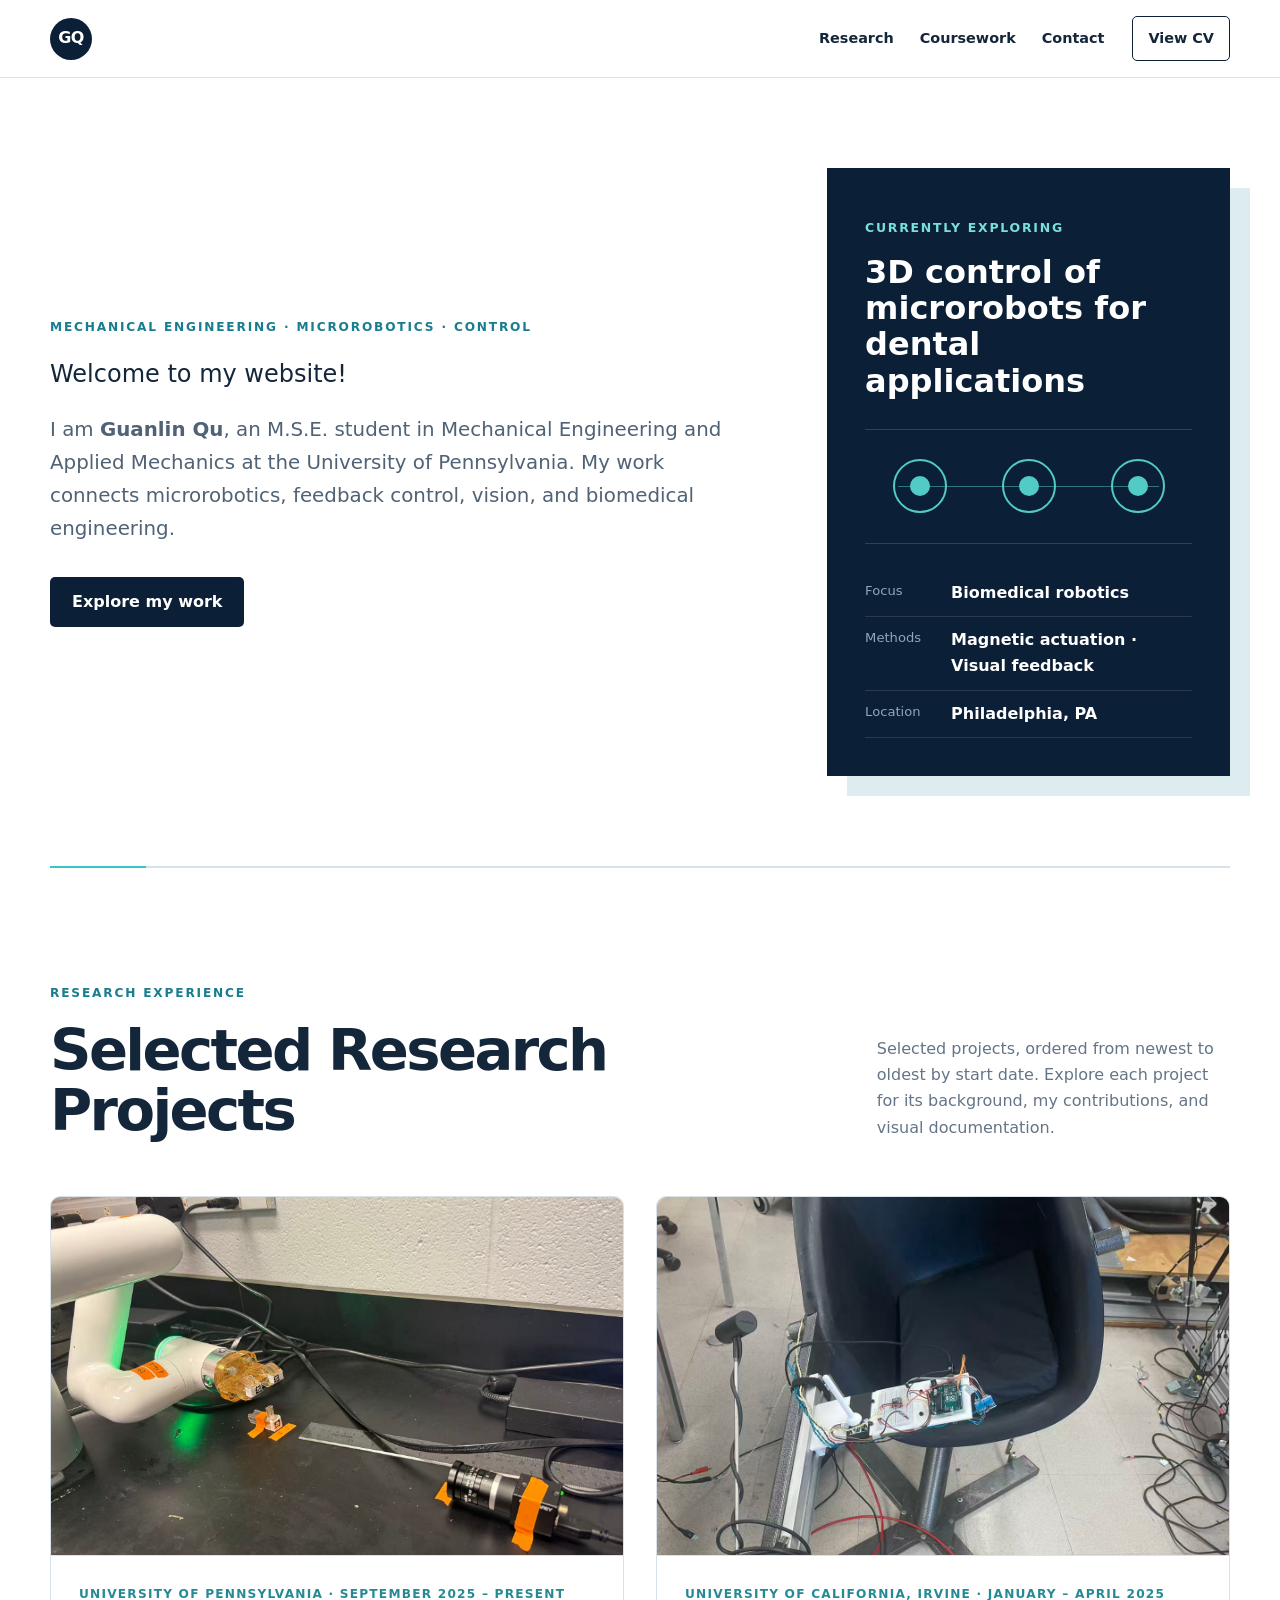
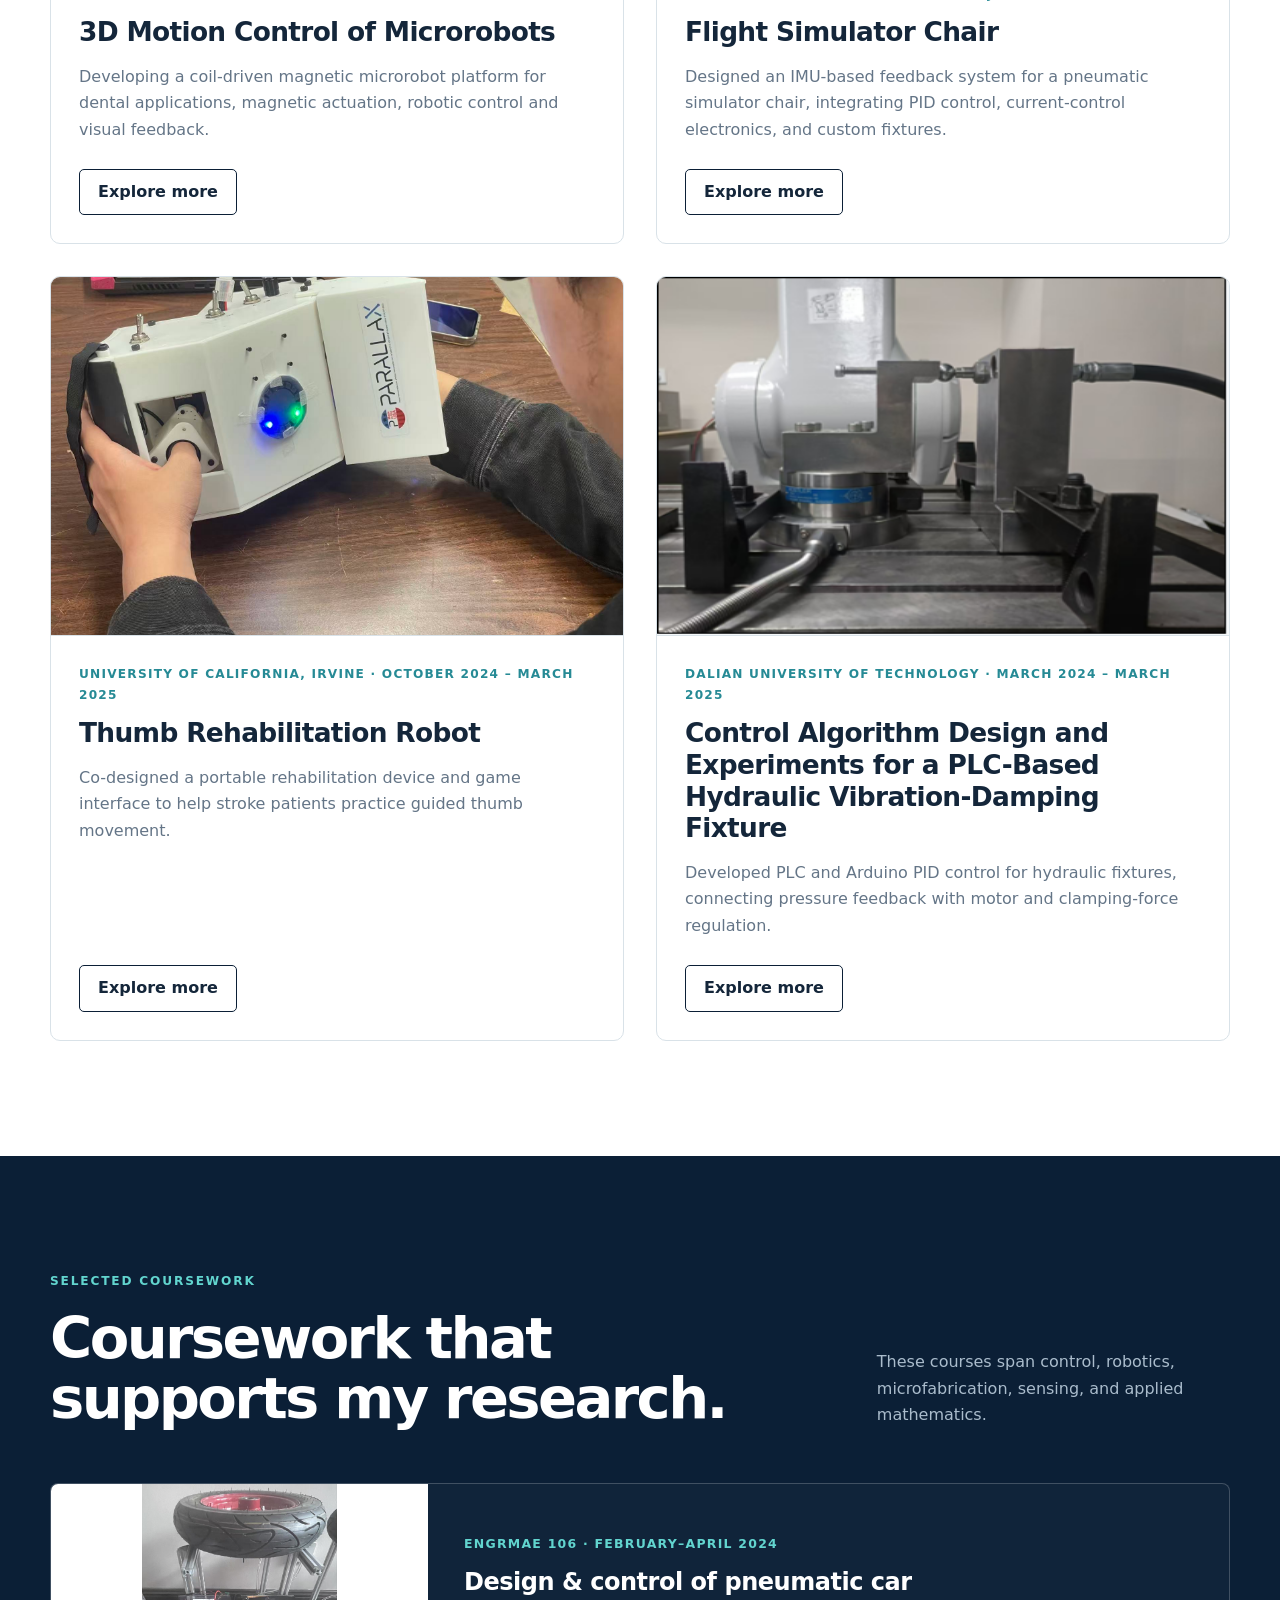
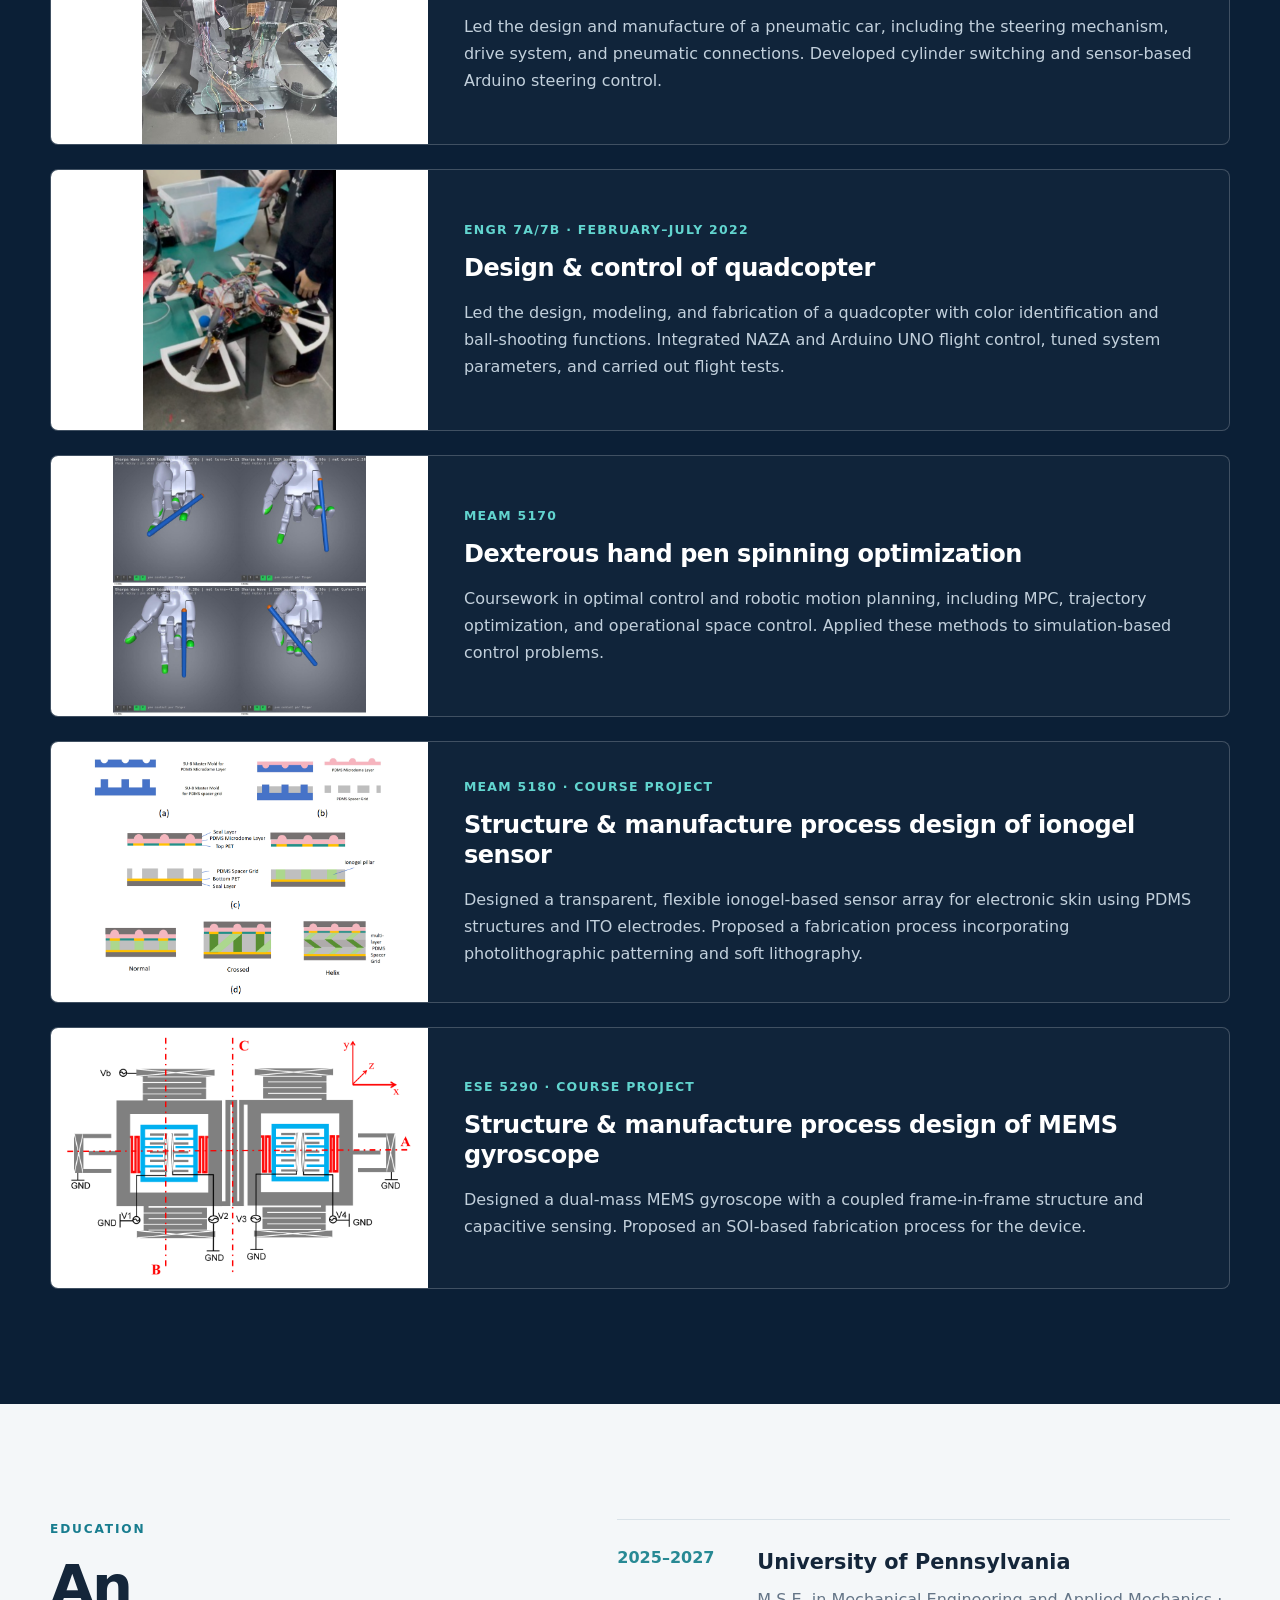
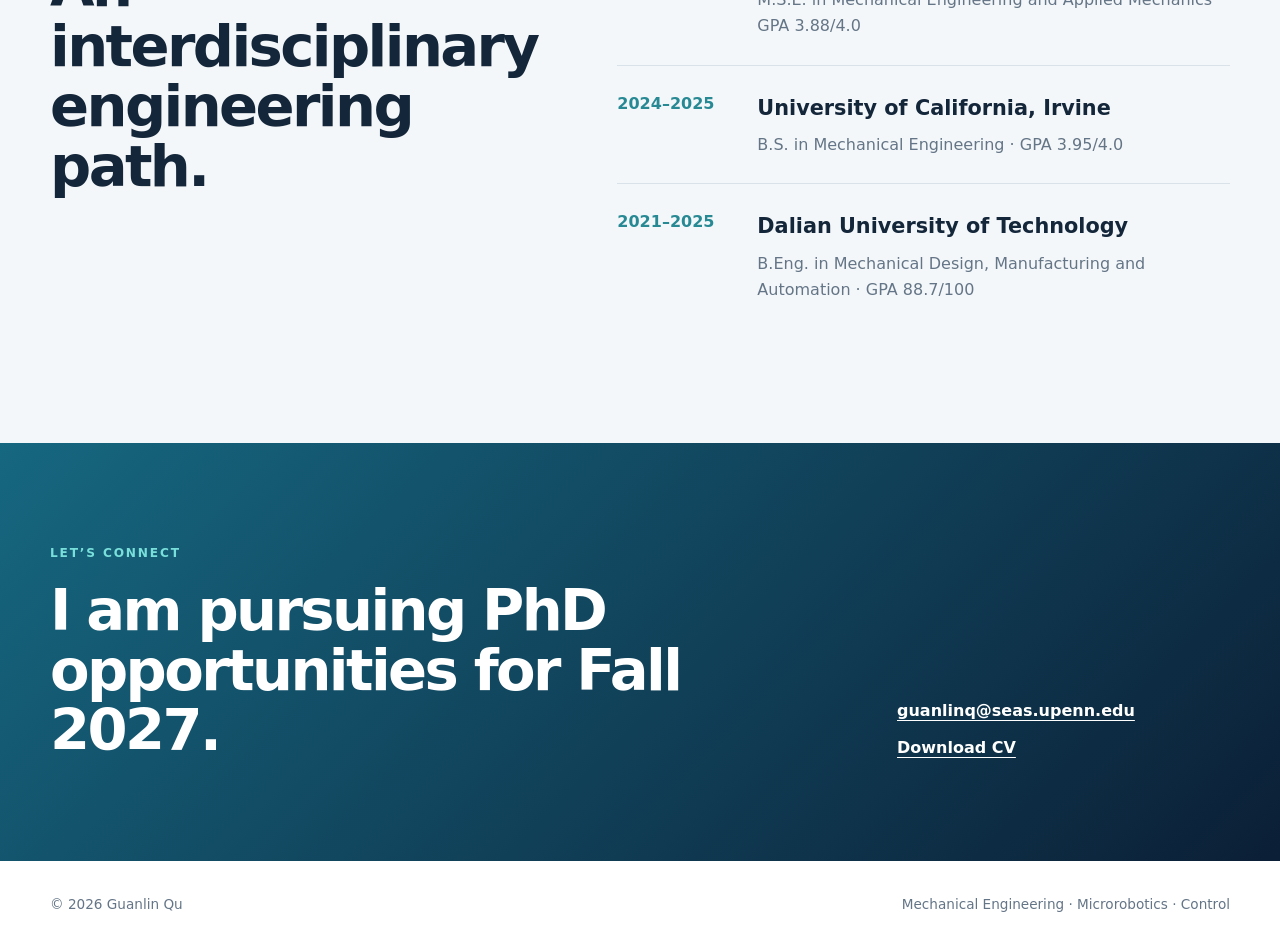
<file: index.html>
<!doctype html>
<html lang="en">
<head>
  <meta charset="utf-8">
  <meta name="viewport" content="width=device-width, initial-scale=1">
  <meta name="description" content="Guanlin Qu - mechanical engineering researcher working on microrobotics, control, and biomedical systems.">
  <meta name="theme-color" content="#0b1f36">
  <title>Guanlin Qu | Research & Coursework</title>
  <link rel="stylesheet" href="styles.css">
  <link rel="stylesheet" href="projects.css">

  <style id="coursework-list-styles">
    .course-grid.course-list{display:grid;grid-template-columns:minmax(0,1fr);gap:24px;border:0}
    .course-list .course-card{display:grid;grid-template-columns:minmax(220px,32%) minmax(0,1fr);padding:0;min-height:230px;border:1px solid rgba(255,255,255,.2);border-radius:8px;overflow:hidden;background:rgba(255,255,255,.025)}
    .course-list .course-card.hidden{display:none}
    .course-art{height:260px;align-self:center;background:#fff;display:flex;align-items:center;justify-content:center;overflow:hidden}
    .course-art svg,.course-art img{display:block;width:100%;height:100%;min-height:230px;object-fit:contain}
    .course-list .course-info{padding:30px 36px;align-self:center}
    .course-list .course-code{margin:0 0 12px;color:#62d5cf;font-size:.78rem;font-weight:800;letter-spacing:.1em;text-transform:uppercase}
    .course-list h3{font-size:1.5rem;line-height:1.25;letter-spacing:-.02em;margin:0 0 16px;color:#fff}
    .course-list .course-card p.course-description{color:#c2d0dc;font-size:1rem;line-height:1.7;letter-spacing:normal;text-transform:none;font-weight:400;margin:0;max-width:780px}
    @media(max-width:650px){.course-list .course-card{grid-template-columns:minmax(0,1fr)}.course-art{height:210px}.course-art svg,.course-art img{min-height:0}.course-list .course-info{padding:26px 24px}.course-list h3{font-size:1.3rem}}
  </style>
</head>
<body>
  <header class="topbar">
    <a class="mark" href="#top" aria-label="Back to top">GQ</a>
    <nav aria-label="Main navigation">
      <a href="#research">Research</a>
      <a href="#coursework">Coursework</a>
      <a href="#contact">Contact</a>
    </nav>
    <a class="cv-link" href="Guanlin_Qu_CV.pdf" target="_blank" rel="noopener">View CV</a>
  </header>

  <main id="top">
    <section class="hero shell">
      <div class="hero-copy">
        <p class="eyebrow">Mechanical Engineering · Microrobotics · Control</p>
        <p style="font-size: 1.5rem; font-weight: 400; line-height: 1.65; margin: 0 0 1.25rem;">Welcome to my website!</p>
        <p class="lead">I am <strong>Guanlin Qu</strong>, an M.S.E. student in Mechanical Engineering and Applied Mechanics at the University of Pennsylvania. My work connects microrobotics, feedback control, vision, and biomedical engineering.</p>
        <div class="hero-actions">
          <a class="button primary" href="#research">Explore my work</a>
        </div>
      </div>
      <aside class="hero-panel">
        <p class="panel-label">Currently exploring</p>
        <h2>3D control of microrobots for dental applications</h2>
        <div class="signal" aria-hidden="true"><span></span><span></span><span></span><i></i></div>
        <dl>
          <div><dt>Focus</dt><dd>Biomedical robotics</dd></div>
          <div><dt>Methods</dt><dd>Magnetic actuation · Visual feedback</dd></div>
          <div><dt>Location</dt><dd>Philadelphia, PA</dd></div>
        </dl>
      </aside>
    </section>

    <div class="shell intro-divider" role="separator" aria-label="Research experience section" style="height: 2px; background: linear-gradient(to right, var(--cyan) 0, var(--cyan) 96px, var(--line) 96px, var(--line) 100%);"></div>

    <section class="section shell" id="research">
      <div class="section-heading">
        <div><p class="eyebrow">Research experience</p><h2>Selected Research Projects</h2></div>
        <p>Selected projects, ordered from newest to oldest by start date. Explore each project for its background, my contributions, and visual documentation.</p>
      </div>

      <div class="project-thumbnail-grid">
        <article class="project-thumbnail">
          <a class="thumbnail-image" href="microrobot-control.html" aria-label="Explore 3D Motion Control of Microrobots"><img src="microrobot-cover.jpg" alt="Robotic arm, magnetic coil device and camera setup for microrobot control" loading="lazy" style="object-fit: cover; object-position: 40% 55%;"></a>
          <div class="thumbnail-content">
            <p class="project-meta">University of Pennsylvania · September 2025 – Present</p>
            <h3><a href="microrobot-control.html">3D Motion Control of Microrobots</a></h3>
            <p class="thumbnail-summary">Developing a coil-driven magnetic microrobot platform for dental applications, magnetic actuation, robotic control and visual feedback.</p>
            <a class="explore-more" href="microrobot-control.html">Explore more<span class="sr-only">: 3D Motion Control of Microrobots</span></a>
          </div>
        </article>
        <article class="project-thumbnail">
          <a class="thumbnail-image" href="flight-simulator-chair.html" aria-label="Explore Flight Simulator Chair"><img src="chair-cover.jpg" alt="Pneumatic flight simulator chair with its Arduino control electronics" loading="lazy" style="object-fit: cover; object-position: 50% 42%;"></a>
          <div class="thumbnail-content">
            <p class="project-meta">University of California, Irvine · January – April 2025</p>
            <h3><a href="flight-simulator-chair.html">Flight Simulator Chair</a></h3>
            <p class="thumbnail-summary">Designed an IMU-based feedback system for a pneumatic simulator chair, integrating PID control, current-control electronics, and custom fixtures.</p>
            <a class="explore-more" href="flight-simulator-chair.html">Explore more<span class="sr-only">: Flight Simulator Chair</span></a>
          </div>
        </article>
        <article class="project-thumbnail">
          <a class="thumbnail-image" href="thumb-rehabilitation.html" aria-label="Explore Thumb Rehabilitation Robot"><img src="rehabilitation-cover.jpg" alt="Portable thumb rehabilitation robot being operated" loading="lazy" style="object-fit: cover; object-position: 45% 45%;"></a>
          <div class="thumbnail-content">
            <p class="project-meta">University of California, Irvine · October 2024 – March 2025</p>
            <h3><a href="thumb-rehabilitation.html">Thumb Rehabilitation Robot</a></h3>
            <p class="thumbnail-summary">Co-designed a portable rehabilitation device and game interface to help stroke patients practice guided thumb movement.</p>
            <a class="explore-more" href="thumb-rehabilitation.html">Explore more<span class="sr-only">: Thumb Rehabilitation Robot</span></a>
          </div>
        </article>
        <article class="project-thumbnail">
          <a class="thumbnail-image" href="hydraulic-vibration-damping.html" aria-label="Explore Control Algorithm Design and Experiments for a PLC-Based Hydraulic Vibration-Damping Fixture"><img src="hydraulic-fixture-cover.png" alt="PLC-based hydraulic vibration-damping fixture experimental setup" loading="lazy" style="width: 100%; height: 100%; object-fit: fill;"></a>
          <div class="thumbnail-content">
            <p class="project-meta">Dalian University of Technology · March 2024 – March 2025</p>
            <h3><a href="hydraulic-vibration-damping.html">Control Algorithm Design and Experiments for a PLC-Based Hydraulic Vibration-Damping Fixture</a></h3>
            <p class="thumbnail-summary">Developed PLC and Arduino PID control for hydraulic fixtures, connecting pressure feedback with motor and clamping-force regulation.</p>
            <a class="explore-more" href="hydraulic-vibration-damping.html">Explore more<span class="sr-only">: Control Algorithm Design and Experiments for a PLC-Based Hydraulic Vibration-Damping Fixture</span></a>
          </div>
        </article>
      </div>
    </section>

    <section class="section course-section" id="coursework">
      <div class="shell">
        <div class="section-heading light-heading">
          <div><p class="eyebrow">Selected coursework</p><h2>Coursework that supports my research.</h2></div>
          <p>These courses span control, robotics, microfabrication, sensing, and applied mathematics.</p>
        </div>
        <div class="course-grid course-list">
          <article class="course-card" data-category="robotics">
            <div class="course-art"><img src="car-cover.jpg" alt="Pneumatic car prototype and control electronics" loading="lazy"></div>
            <div class="course-info"><p class="course-code">ENGRMAE 106 · February–April 2024</p><h3>Design &amp; control of pneumatic car</h3><p class="course-description">Led the design and manufacture of a pneumatic car, including the steering mechanism, drive system, and pneumatic connections. Developed cylinder switching and sensor-based Arduino steering control.</p></div>
          </article>
          <article class="course-card" data-category="robotics">
            <div class="course-art"><img src="quadcopter-cover.png" alt="Quadcopter prototype" loading="lazy"></div>
            <div class="course-info"><p class="course-code">ENGR 7A/7B · February–July 2022</p><h3>Design &amp; control of quadcopter</h3><p class="course-description">Led the design, modeling, and fabrication of a quadcopter with color identification and ball-shooting functions. Integrated NAZA and Arduino UNO flight control, tuned system parameters, and carried out flight tests.</p></div>
          </article>
          <article class="course-card" data-category="robotics">
            <div class="course-art"><img src="pen-spinning-cover.png" alt="Dexterous-hand pen spinning simulation" loading="lazy"></div>
            <div class="course-info"><p class="course-code">MEAM 5170</p><h3>Dexterous hand pen spinning optimization</h3><p class="course-description">Coursework in optimal control and robotic motion planning, including MPC, trajectory optimization, and operational space control. Applied these methods to simulation-based control problems.</p></div>
          </article>
          <article class="course-card" data-category="micro">
            <div class="course-art"><img src="ionogel-cover.png" alt="Ionogel sensor structure and fabrication process" loading="lazy"></div>
            <div class="course-info"><p class="course-code">MEAM 5180 · Course project</p><h3>Structure &amp; manufacture process design of ionogel sensor</h3><p class="course-description">Designed a transparent, flexible ionogel-based sensor array for electronic skin using PDMS structures and ITO electrodes. Proposed a fabrication process incorporating photolithographic patterning and soft lithography.</p></div>
          </article>
          <article class="course-card" data-category="micro">
            <div class="course-art"><img src="mems-gyroscope-cover.png" alt="MEMS gyroscope structure schematic" loading="lazy"></div>
            <div class="course-info"><p class="course-code">ESE 5290 · Course project</p><h3>Structure &amp; manufacture process design of MEMS gyroscope</h3><p class="course-description">Designed a dual-mass MEMS gyroscope with a coupled frame-in-frame structure and capacitive sensing. Proposed an SOI-based fabrication process for the device.</p></div>
          </article>
        </div>
      </div>
    </section>

    <section class="section path-section">
      <div class="shell path-grid">
        <div><p class="eyebrow">Education</p><h2>An interdisciplinary engineering path.</h2></div>
        <div class="timeline">
          <article><time>2025–2027</time><div><h3>University of Pennsylvania</h3><p>M.S.E. in Mechanical Engineering and Applied Mechanics · GPA 3.88/4.0</p></div></article>
          <article><time>2024–2025</time><div><h3>University of California, Irvine</h3><p>B.S. in Mechanical Engineering · GPA 3.95/4.0</p></div></article>
          <article><time>2021–2025</time><div><h3>Dalian University of Technology</h3><p>B.Eng. in Mechanical Design, Manufacturing and Automation · GPA 88.7/100</p></div></article>
        </div>
      </div>
    </section>

    <section class="contact" id="contact">
      <div class="shell contact-inner"><div><p class="eyebrow">Let’s connect</p><h2>I am pursuing PhD opportunities for Fall 2027.</h2></div><div class="contact-links"><a href="mailto:guanlinq@seas.upenn.edu">guanlinq@seas.upenn.edu</a><a href="Guanlin_Qu_CV.pdf" target="_blank" rel="noopener">Download CV</a></div></div>
    </section>
  </main>

  <footer class="shell"><span>© 2026 Guanlin Qu</span><span>Mechanical Engineering · Microrobotics · Control</span></footer>

  <script src="script.js"></script>
</body>
</html>
</file>
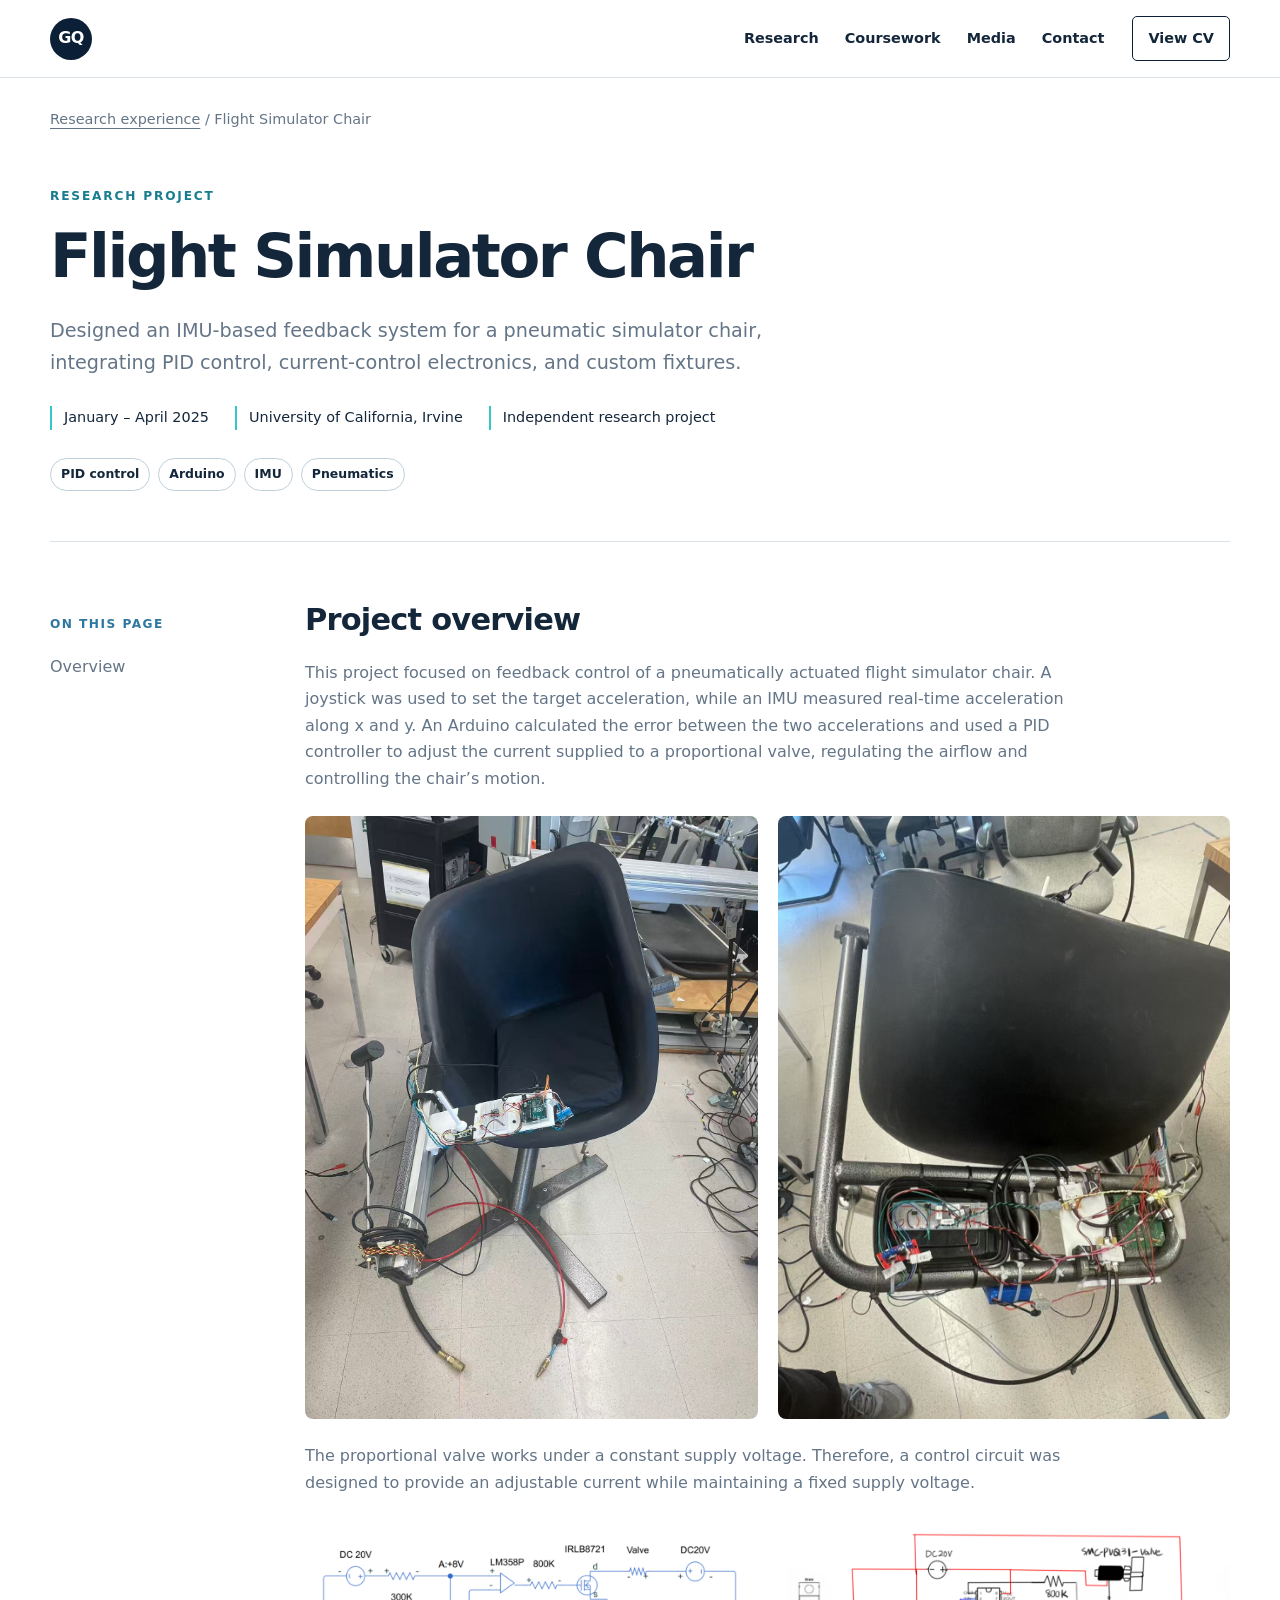
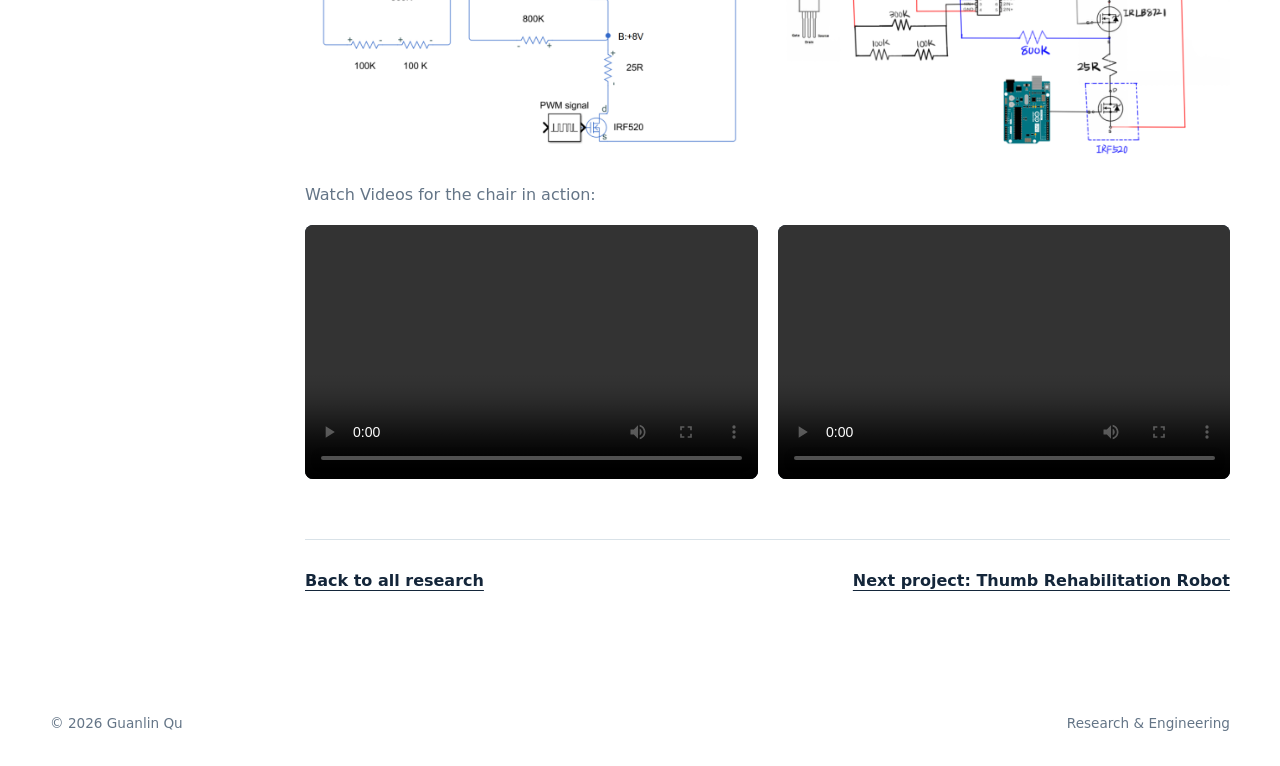
<file: flight-simulator-chair.html>
<!doctype html>
<html lang="en">
<head>
  <meta charset="utf-8">
  <meta name="viewport" content="width=device-width, initial-scale=1">
  <meta name="description" content="Designed an IMU-based feedback system for a pneumatic simulator chair, integrating PID control, current-control electronics, and custom fixtures.">
  <title>Flight Simulator Chair | Guanlin Qu</title>
  <link rel="stylesheet" href="styles.css">
  <link rel="stylesheet" href="projects.css">
</head>
<body>
  <header class="topbar">
    <a class="mark" href="index.html" aria-label="Guanlin Qu home">GQ</a>
    <nav aria-label="Main navigation"><a href="index.html#research">Research</a><a href="index.html#coursework">Coursework</a><a href="index.html#media">Media</a><a href="index.html#contact">Contact</a></nav>
    <a class="cv-link" href="Guanlin_Qu_CV.pdf" target="_blank" rel="noopener">View CV</a>
  </header>
  <main class="shell">
    <div class="project-breadcrumb"><a href="index.html#research">Research experience</a> / Flight Simulator Chair</div>
    <header class="detail-header">
      <p class="eyebrow">Research project</p>
      <h1>Flight Simulator Chair</h1>
      <p class="detail-summary">Designed an IMU-based feedback system for a pneumatic simulator chair, integrating PID control, current-control electronics, and custom fixtures.</p>
      <div class="detail-meta"><span>January – April 2025</span><span>University of California, Irvine</span><span>Independent research project</span></div>
      <div class="chips"><span>PID control</span><span>Arduino</span><span>IMU</span><span>Pneumatics</span></div>
    </header>
    <div class="detail-layout">
      <nav class="detail-toc" aria-label="On this page"><p>On this page</p><a href="#overview">Overview</a></nav>
      <div>
        <section class="detail-section" id="overview"><h2>Project overview</h2><p>This project focused on feedback control of a pneumatically actuated flight simulator chair. A joystick was used to set the target acceleration, while an IMU measured real-time acceleration along x and y. An Arduino calculated the error between the two accelerations and used a PID controller to adjust the current supplied to a proportional valve, regulating the airflow and controlling the chair’s motion.</p>
          <div style="display: grid; grid-template-columns: repeat(2, minmax(0, 1fr)); gap: 20px; margin: 24px 0; align-items: start;">
            <a href="chair-setup-front.jpg" target="_blank" rel="noopener"><img src="chair-setup-front.jpg" alt="Flight simulator chair front view with joystick and Arduino control electronics" loading="lazy" style="display: block; width: 100%; height: auto; aspect-ratio: 3 / 4; object-fit: cover; object-position: center; border-radius: 8px;"></a>
            <a href="chair-setup-rear.png" target="_blank" rel="noopener"><img src="chair-setup-rear.png" alt="Flight simulator chair rear view showing pneumatic and control components" loading="lazy" style="display: block; width: 100%; height: auto; aspect-ratio: 3 / 4; object-fit: cover; object-position: center; border-radius: 8px;"></a>
          </div>

          <p style="margin-top: 1.5rem;">The proportional valve works under a constant supply voltage. Therefore, a control circuit was designed to provide an adjustable current while maintaining a fixed supply voltage.</p>
          <div style="display: grid; grid-template-columns: repeat(2, minmax(0, 1fr)); gap: 20px; margin-top: 24px; align-items: center;">
            <a href="chair-current-control-circuit.png" target="_blank" rel="noopener"><img src="chair-current-control-circuit.png" alt="Proportional valve adjustable-current control circuit schematic" loading="lazy" style="display: block; width: 100%; height: auto;"></a>
            <a href="chair-current-control-wiring.png" target="_blank" rel="noopener"><img src="chair-current-control-wiring.png" alt="Arduino and proportional valve current control wiring diagram" loading="lazy" style="display: block; width: 100%; height: auto;"></a>
          </div>

          <p style="margin-top: 1.5rem;">Watch Videos for the chair in action:</p>
          <div style="display: grid; grid-template-columns: repeat(2, minmax(0, 1fr)); gap: 20px; align-items: start;">
            <video controls playsinline preload="metadata" aria-label="Flight simulator chair first-person view" style="display: block; width: 100%; aspect-ratio: 16 / 9; object-fit: contain; background: #0b1f36; border-radius: 8px;">
              <source src="chair-demo-first-person.mp4" type="video/mp4">
              <a href="chair-demo-first-person.mp4">Watch first-person view</a>
            </video>
            <video controls playsinline preload="metadata" aria-label="Flight simulator chair demonstration" style="display: block; width: 100%; aspect-ratio: 16 / 9; object-fit: contain; background: #0b1f36; border-radius: 8px;">
              <source src="chair-demo.mp4" type="video/mp4">
              <a href="chair-demo.mp4">Watch chair demonstration</a>
            </video>
          </div>
        </section>
        <div class="detail-footer"><a href="index.html#research">Back to all research</a><a href="thumb-rehabilitation.html">Next project: Thumb Rehabilitation Robot</a></div>
      </div>
    </div>
  </main>
  <footer class="shell"><span>© 2026 Guanlin Qu</span><span>Research &amp; Engineering</span></footer>
</body>
</html>
</file>
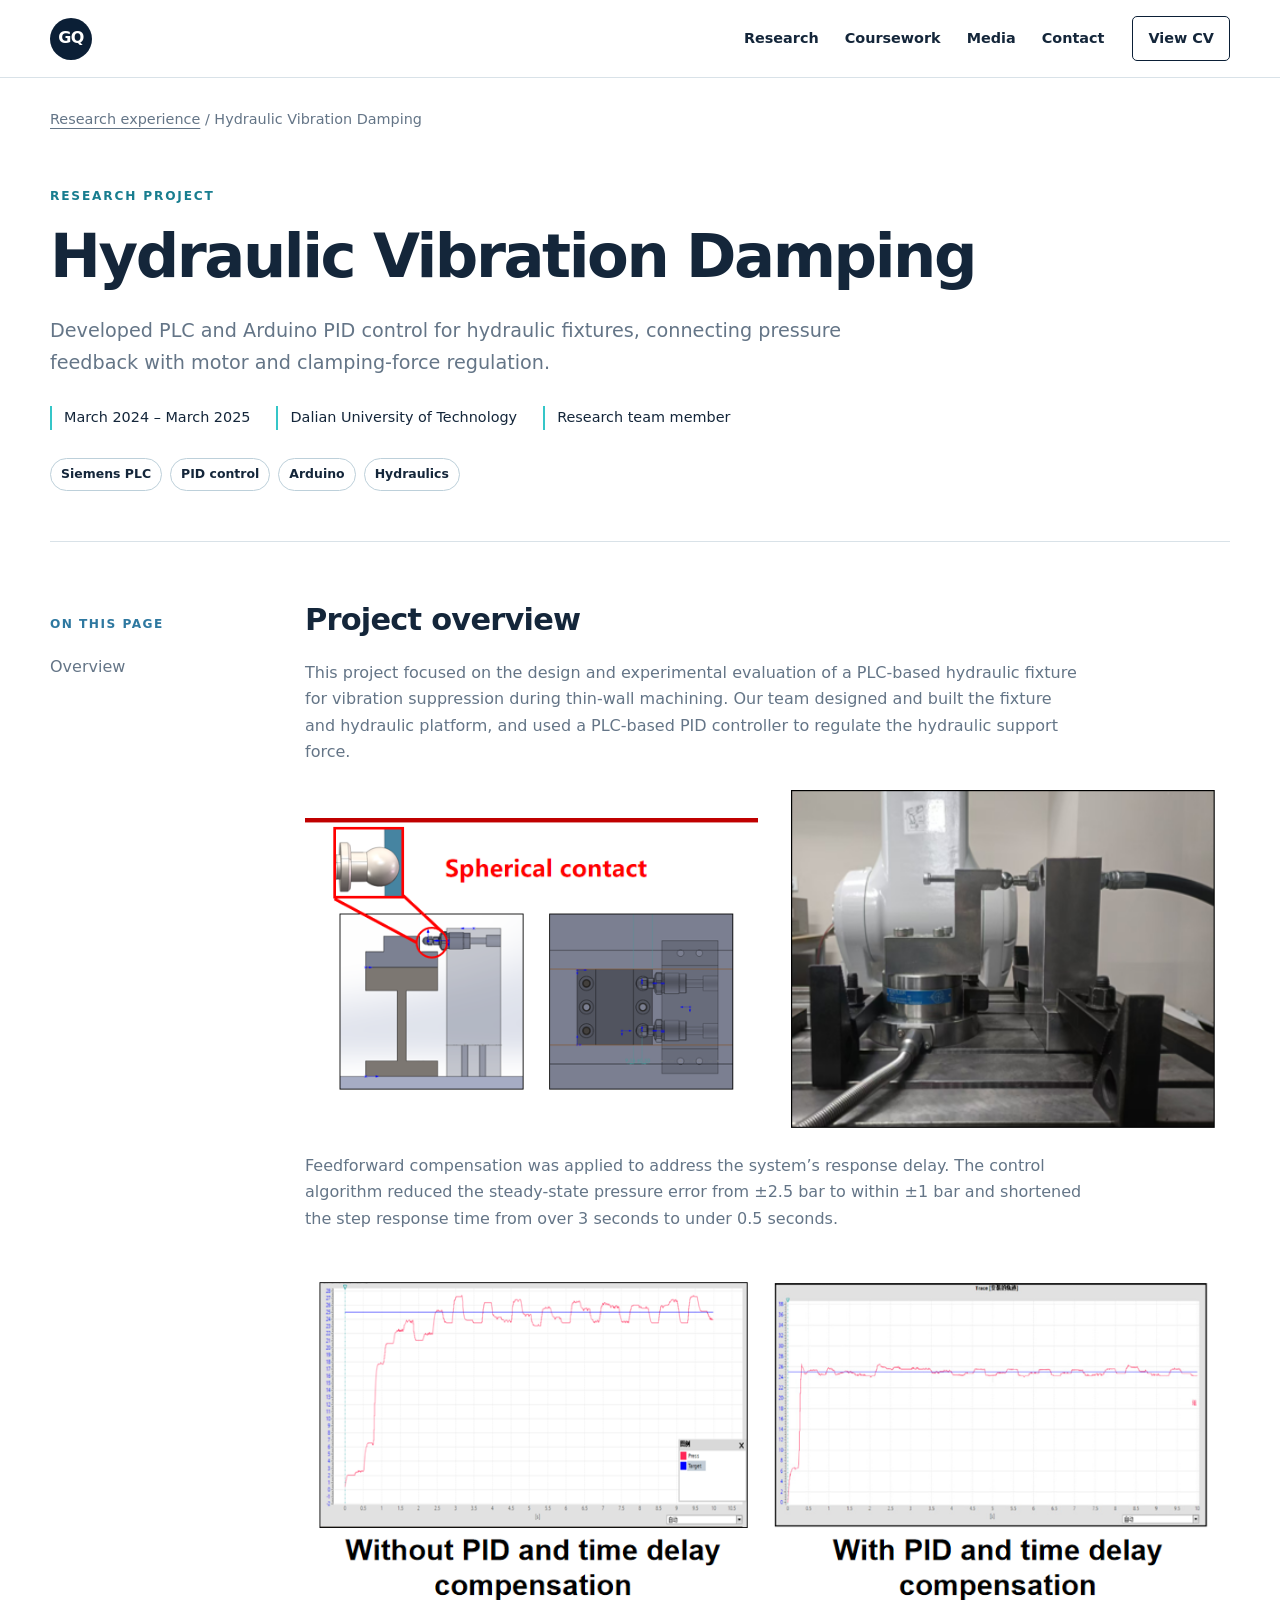
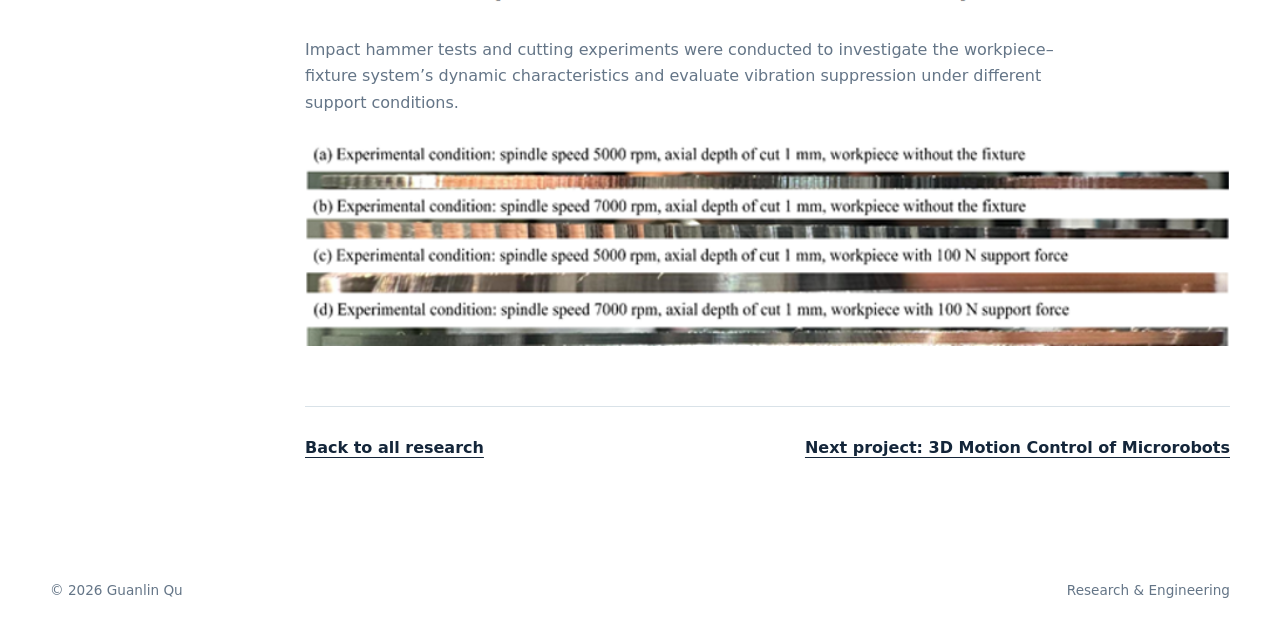
<file: hydraulic-vibration-damping.html>
<!doctype html>
<html lang="en">
<head>
  <meta charset="utf-8">
  <meta name="viewport" content="width=device-width, initial-scale=1">
  <meta name="description" content="Developed PLC and Arduino PID control for hydraulic fixtures, connecting pressure feedback with motor and clamping-force regulation.">
  <title>Hydraulic Vibration Damping | Guanlin Qu</title>
  <link rel="stylesheet" href="styles.css">
  <link rel="stylesheet" href="projects.css">
</head>
<body>
  <header class="topbar">
    <a class="mark" href="index.html" aria-label="Guanlin Qu home">GQ</a>
    <nav aria-label="Main navigation"><a href="index.html#research">Research</a><a href="index.html#coursework">Coursework</a><a href="index.html#media">Media</a><a href="index.html#contact">Contact</a></nav>
    <a class="cv-link" href="Guanlin_Qu_CV.pdf" target="_blank" rel="noopener">View CV</a>
  </header>
  <main class="shell">
    <div class="project-breadcrumb"><a href="index.html#research">Research experience</a> / Hydraulic Vibration Damping</div>
    <header class="detail-header">
      <p class="eyebrow">Research project</p>
      <h1>Hydraulic Vibration Damping</h1>
      <p class="detail-summary">Developed PLC and Arduino PID control for hydraulic fixtures, connecting pressure feedback with motor and clamping-force regulation.</p>
      <div class="detail-meta"><span>March 2024 – March 2025</span><span>Dalian University of Technology</span><span>Research team member</span></div>
      <div class="chips"><span>Siemens PLC</span><span>PID control</span><span>Arduino</span><span>Hydraulics</span></div>
    </header>
    <div class="detail-layout">
      <nav class="detail-toc" aria-label="On this page"><p>On this page</p><a href="#overview">Overview</a></nav>
      <div>
        <section class="detail-section" id="overview">
          <h2>Project overview</h2>
          <p>This project focused on the design and experimental evaluation of a PLC-based hydraulic fixture for vibration suppression during thin-wall machining. Our team designed and built the fixture and hydraulic platform, and used a PLC-based PID controller to regulate the hydraulic support force.</p>
          <div style="display: grid; grid-template-columns: repeat(2, minmax(0, 1fr)); gap: 20px; margin: 24px 0; align-items: center;"><a href="hydraulic-fixture-design.png" target="_blank" rel="noopener"><img src="hydraulic-fixture-design.png" alt="Hydraulic fixture design with spherical contact" loading="lazy" style="display: block; width: 100%; height: auto; aspect-ratio: 4 / 3; object-fit: contain;"></a><a href="hydraulic-fixture-experiment.png" target="_blank" rel="noopener"><img src="hydraulic-fixture-experiment.png" alt="Hydraulic fixture experimental setup" loading="lazy" style="display: block; width: 100%; height: auto; aspect-ratio: 4 / 3; object-fit: contain;"></a></div>
          <p style="margin-top: 24px;">Feedforward compensation was applied to address the system’s response delay. The control algorithm reduced the steady-state pressure error from ±2.5 bar to within ±1 bar and shortened the step response time from over 3 seconds to under 0.5 seconds.</p>
          <div style="margin: 24px 0;"><a href="hydraulic-pid-response.png" target="_blank" rel="noopener"><img src="hydraulic-pid-response.png" alt="Pressure response without and with PID control and time-delay compensation" loading="lazy" style="display: block; width: 100%; height: auto;"></a></div>
          <p style="margin-top: 24px;">Impact hammer tests and cutting experiments were conducted to investigate the workpiece–fixture system’s dynamic characteristics and evaluate vibration suppression under different support conditions.</p>
          <div style="margin: 24px 0;"><a href="hydraulic-cutting-results.png" target="_blank" rel="noopener"><img src="hydraulic-cutting-results.png" alt="Machined surfaces at 5000 and 7000 rpm without the fixture and with 100 N support force" loading="lazy" style="display: block; width: 100%; height: auto;"></a></div>
        </section>
        <div class="detail-footer"><a href="index.html#research">Back to all research</a><a href="microrobot-control.html">Next project: 3D Motion Control of Microrobots</a></div>
      </div>
    </div>
  </main>
  <footer class="shell"><span>© 2026 Guanlin Qu</span><span>Research &amp; Engineering</span></footer>
</body>
</html>
</file>
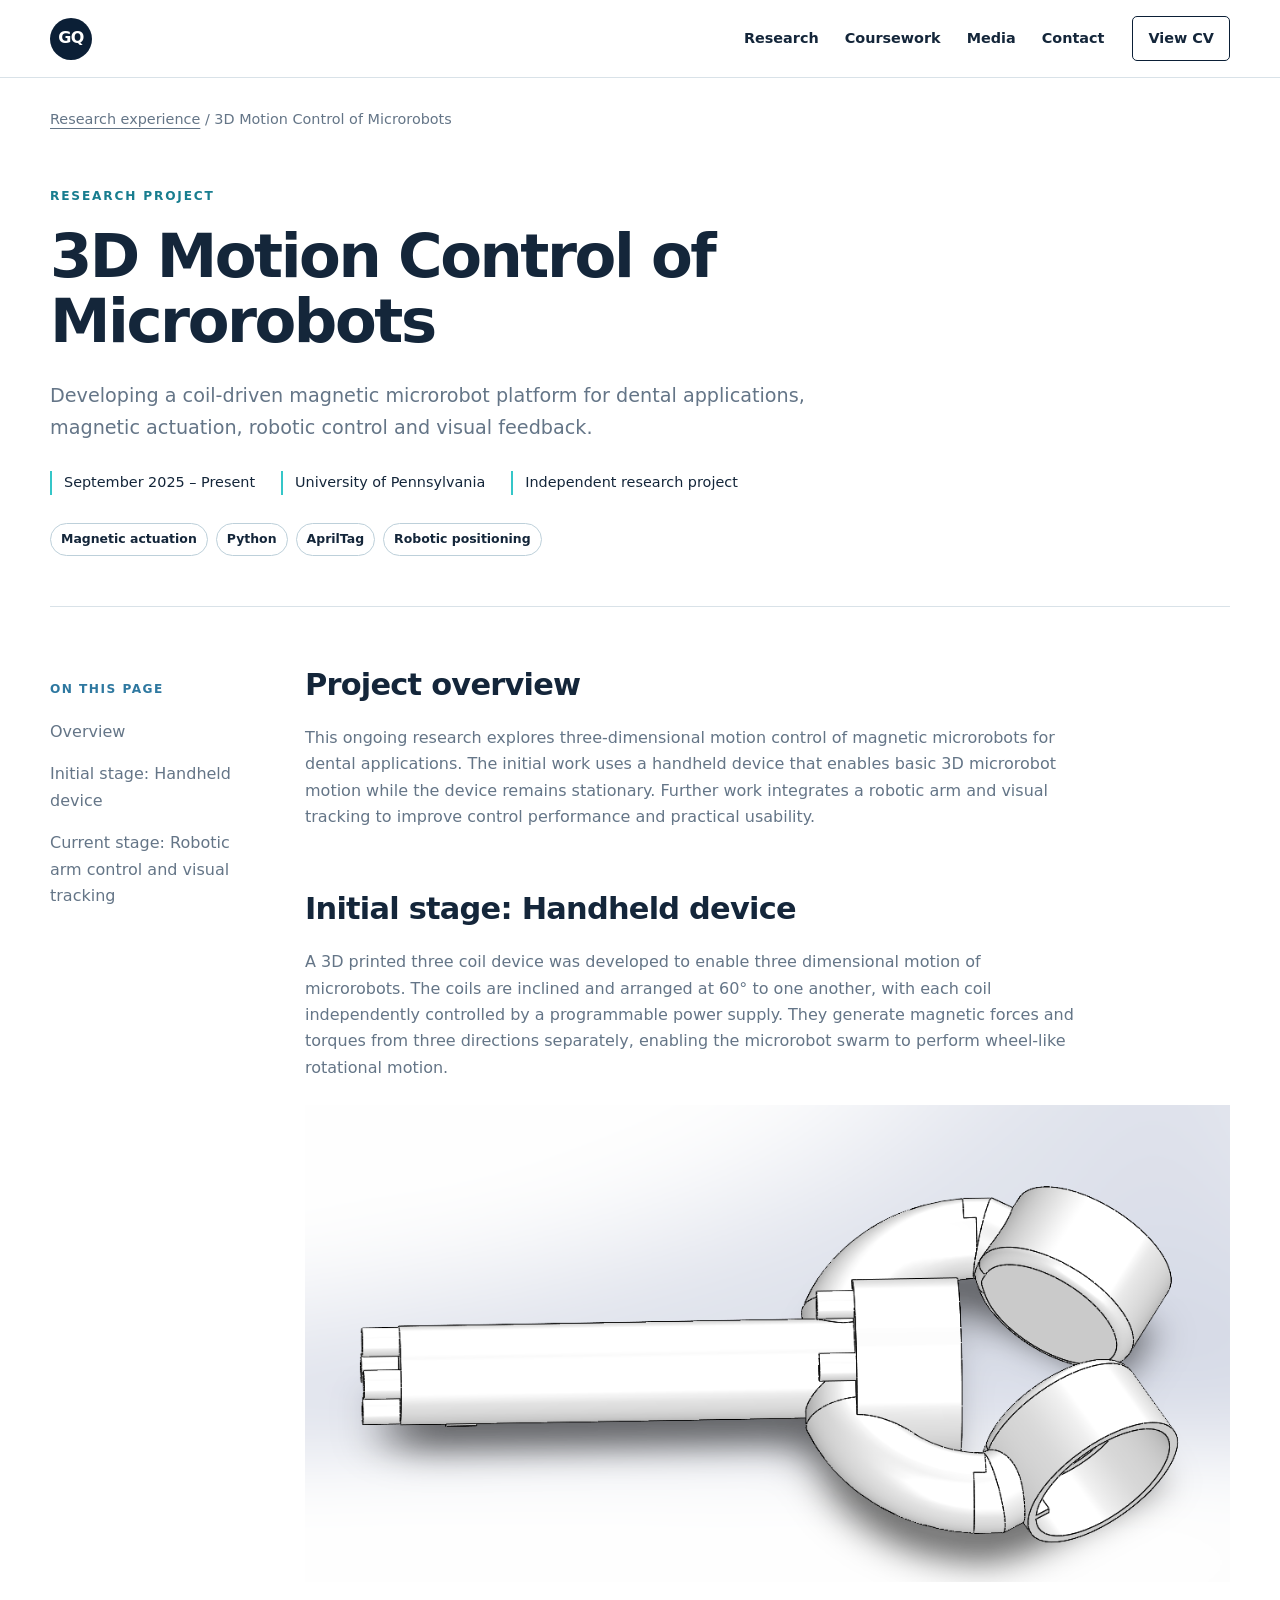
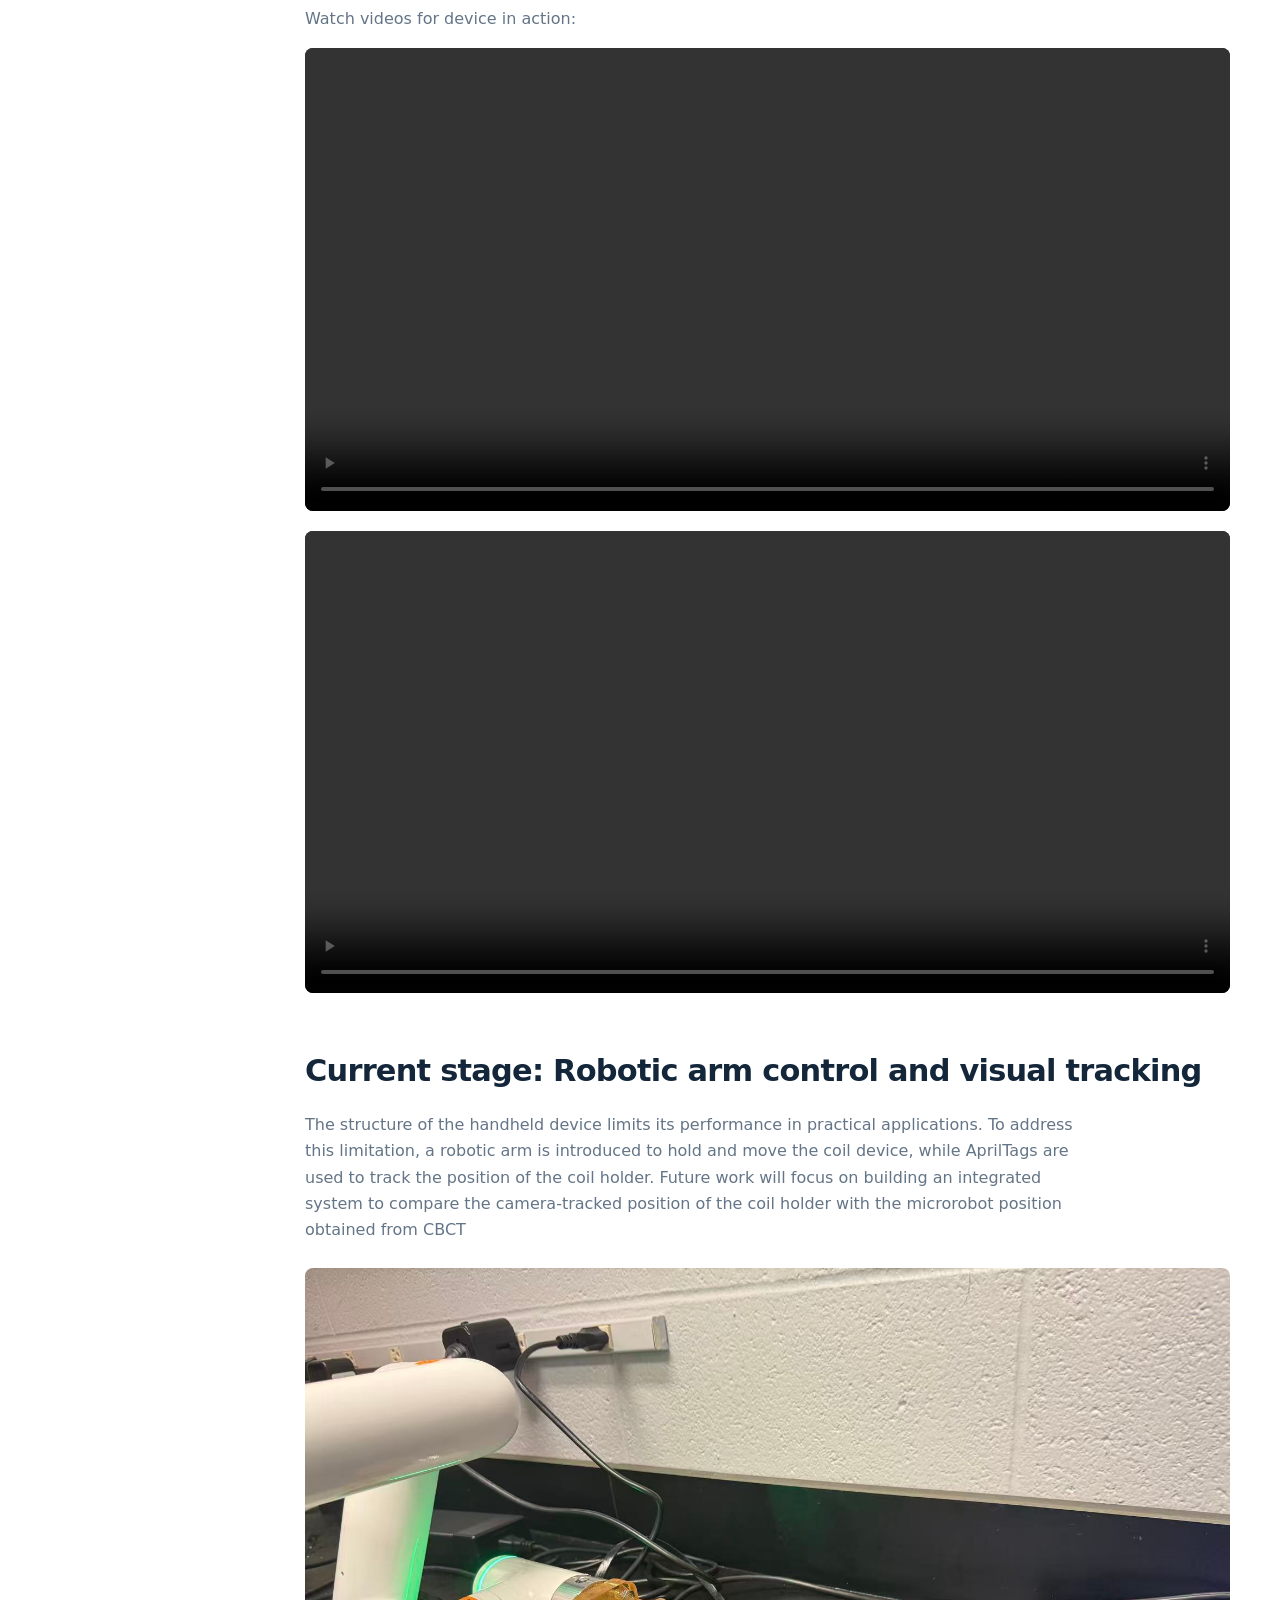
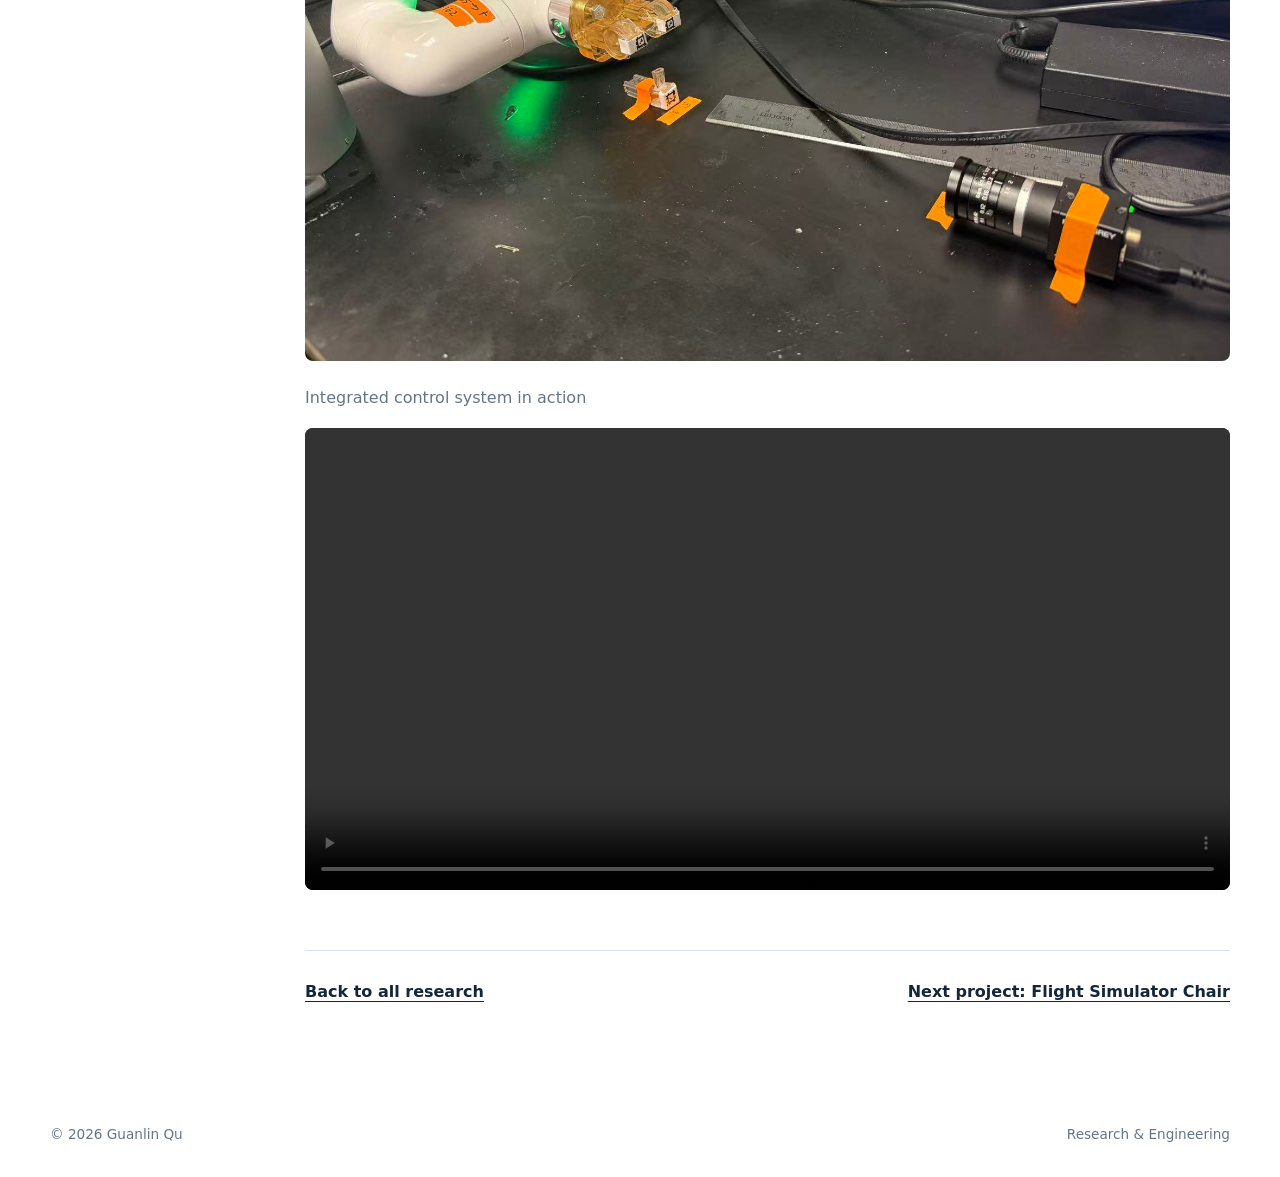
<file: microrobot-control.html>
<!doctype html>
<html lang="en">
<head>
  <meta charset="utf-8">
  <meta name="viewport" content="width=device-width, initial-scale=1">
  <meta name="description" content="Developing a coil-driven magnetic microrobot platform for dental applications, magnetic actuation, robotic control and visual feedback.">
  <title>3D Motion Control of Microrobots | Guanlin Qu</title>
  <link rel="stylesheet" href="styles.css">
  <link rel="stylesheet" href="projects.css">
</head>
<body>
  <header class="topbar">
    <a class="mark" href="index.html" aria-label="Guanlin Qu home">GQ</a>
    <nav aria-label="Main navigation"><a href="index.html#research">Research</a><a href="index.html#coursework">Coursework</a><a href="index.html#media">Media</a><a href="index.html#contact">Contact</a></nav>
    <a class="cv-link" href="Guanlin_Qu_CV.pdf" target="_blank" rel="noopener">View CV</a>
  </header>
  <main class="shell">
    <div class="project-breadcrumb"><a href="index.html#research">Research experience</a> / 3D Motion Control of Microrobots</div>
    <header class="detail-header">
      <p class="eyebrow">Research project</p>
      <h1>3D Motion Control of Microrobots</h1>
      <p class="detail-summary">Developing a coil-driven magnetic microrobot platform for dental applications, magnetic actuation, robotic control and visual feedback.</p>
      <div class="detail-meta"><span>September 2025 – Present</span><span>University of Pennsylvania</span><span>Independent research project</span></div>
      <div class="chips"><span>Magnetic actuation</span><span>Python</span><span>AprilTag</span><span>Robotic positioning</span></div>
    </header>
    <div class="detail-layout">
      <nav class="detail-toc" aria-label="On this page"><p>On this page</p><a href="#overview">Overview</a><a href="#contributions">Initial stage: Handheld device</a><a href="#methods">Current stage: Robotic arm control and visual tracking</a></nav>
      <div>
        <section class="detail-section" id="overview"><h2>Project overview</h2><p>This ongoing research explores three-dimensional motion control of magnetic microrobots for dental applications. The initial work uses a handheld device that enables basic 3D microrobot motion while the device remains stationary. Further work integrates a robotic arm and visual tracking to improve control performance and practical usability.</p></section>
        <section class="detail-section" id="contributions"><h2>Initial stage: Handheld device</h2><p>A 3D printed three coil device was developed to enable three dimensional motion of microrobots. The coils are inclined and arranged at 60° to one another, with each coil independently controlled by a programmable power supply. They generate magnetic forces and torques from three directions separately, enabling the microrobot swarm to perform wheel-like rotational motion.</p>
          <div style="margin: 24px 0;"><a href="handheld-three-coil-design.png" target="_blank" rel="noopener"><img src="handheld-three-coil-design.png" alt="CAD design of the handheld three-coil magnetic microrobot control device" loading="lazy" style="display: block; width: 100%; height: auto;"></a></div>
          <p>Watch videos for device in action:</p>
          <div style="display: grid; gap: 20px;">
            <video controls playsinline preload="metadata" aria-label="Handheld device demonstration 1" style="display: block; width: 100%; max-height: 480px; background: #0b1f36; border-radius: 8px;">
              <source src="handheld-device-demo-1.mp4" type="video/mp4">
              <a href="handheld-device-demo-1.mp4">Watch video 1</a>
            </video>
            <video controls playsinline preload="metadata" aria-label="Handheld device demonstration 2" style="display: block; width: 100%; max-height: 480px; background: #0b1f36; border-radius: 8px;">
              <source src="handheld-device-demo-2.mp4" type="video/mp4">
              <a href="handheld-device-demo-2.mp4">Watch video 2</a>
            </video>
          </div>
        </section>
        <section class="detail-section" id="methods"><h2>Current stage: Robotic arm control and visual tracking</h2><p>The structure of the handheld device limits its performance in practical applications. To address this limitation, a robotic arm is introduced to hold and move the coil device, while AprilTags are used to track the position of the coil holder. Future work will focus on building an integrated system to compare the camera-tracked position of the coil holder with the microrobot position obtained from CBCT</p>
          <figure style="margin: 24px 0;"><img src="integrated-control-setup.jpg" alt="Robotic arm holding the coil device with AprilTags and camera for visual tracking" loading="lazy" style="display: block; width: 100%; height: auto; border-radius: 8px;"></figure>
          <p>Integrated control system in action</p>
          <video controls playsinline preload="metadata" aria-label="Integrated control system demonstration" style="display: block; width: 100%; max-height: 480px; background: #0b1f36; border-radius: 8px;">
            <source src="integrated-control-demo.mp4" type="video/mp4">
            <a href="integrated-control-demo.mp4">Watch integrated control system video</a>
          </video>

          <!-- Add further technical descriptions, equations, results, and experiment notes here. -->
        </section>
        <div class="detail-footer"><a href="index.html#research">Back to all research</a><a href="flight-simulator-chair.html">Next project: Flight Simulator Chair</a></div>
      </div>
    </div>
  </main>
  <footer class="shell"><span>© 2026 Guanlin Qu</span><span>Research &amp; Engineering</span></footer>
</body>
</html>
</file>
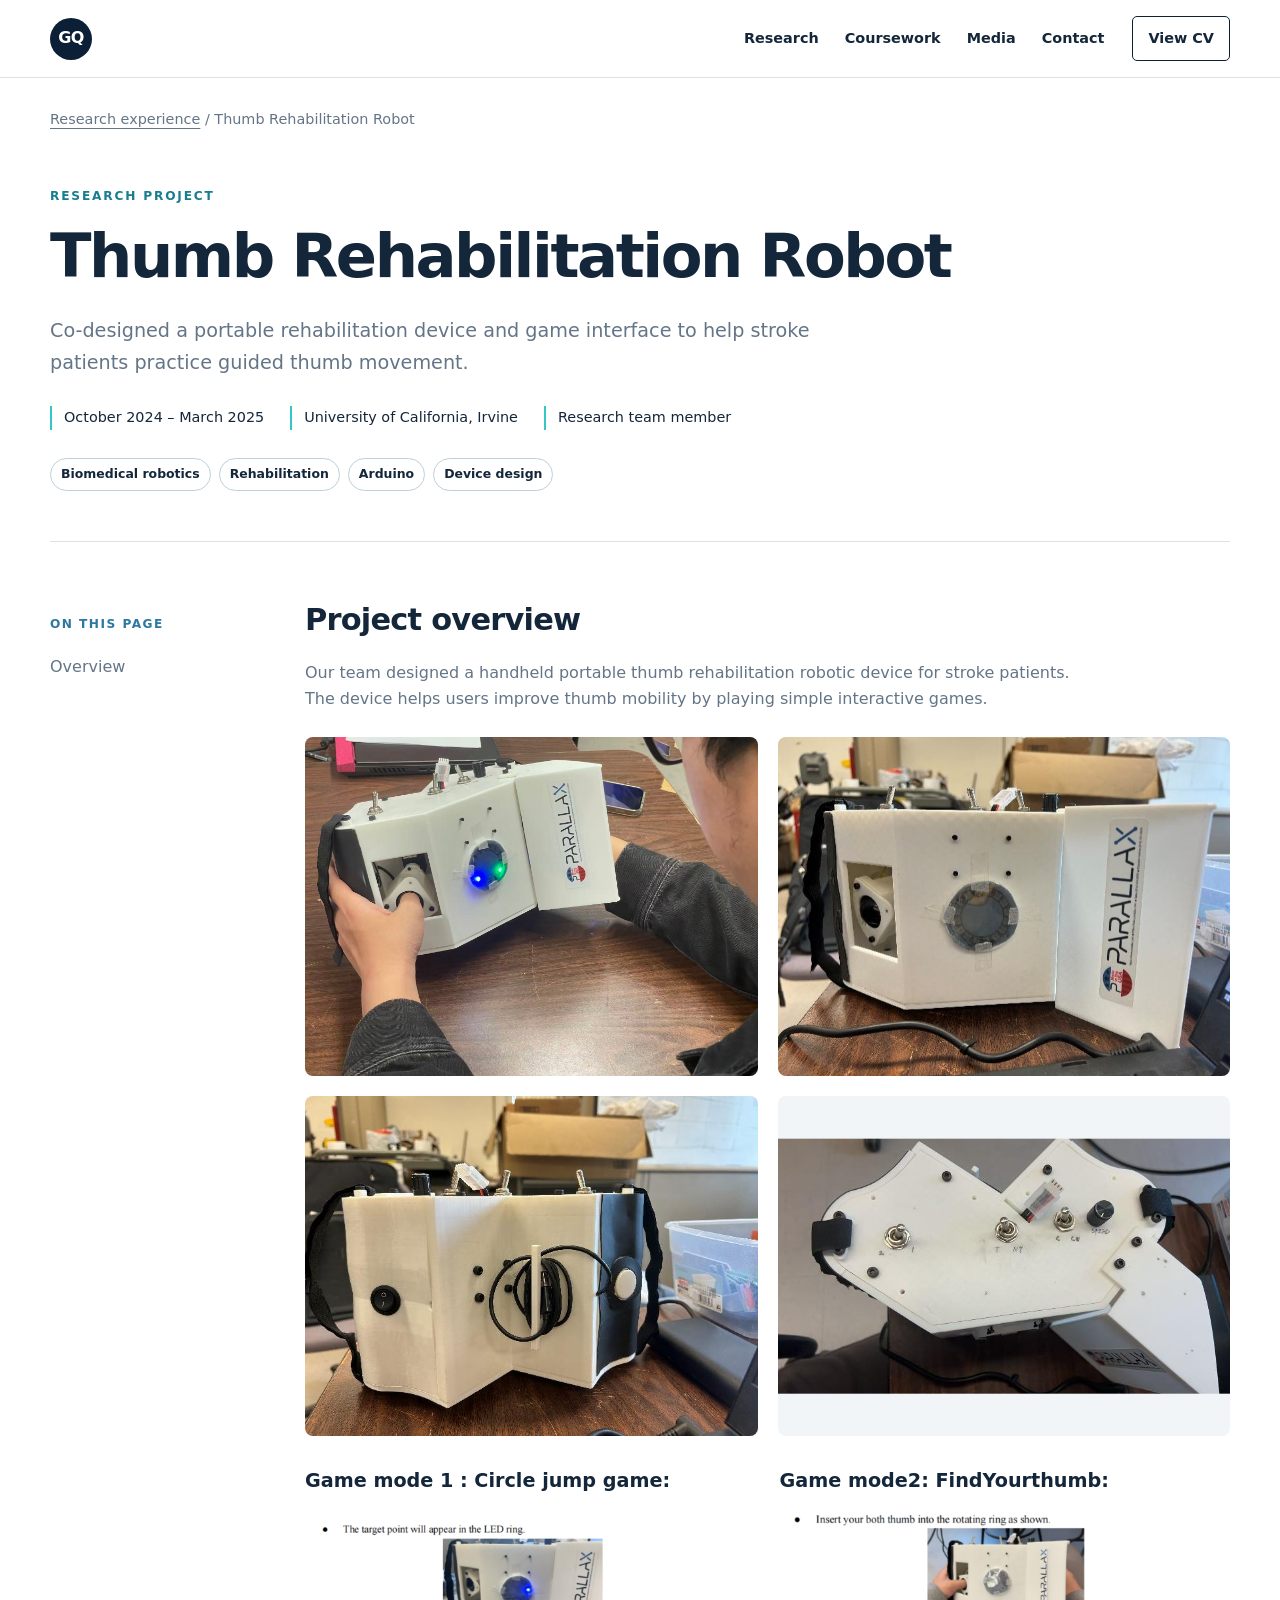
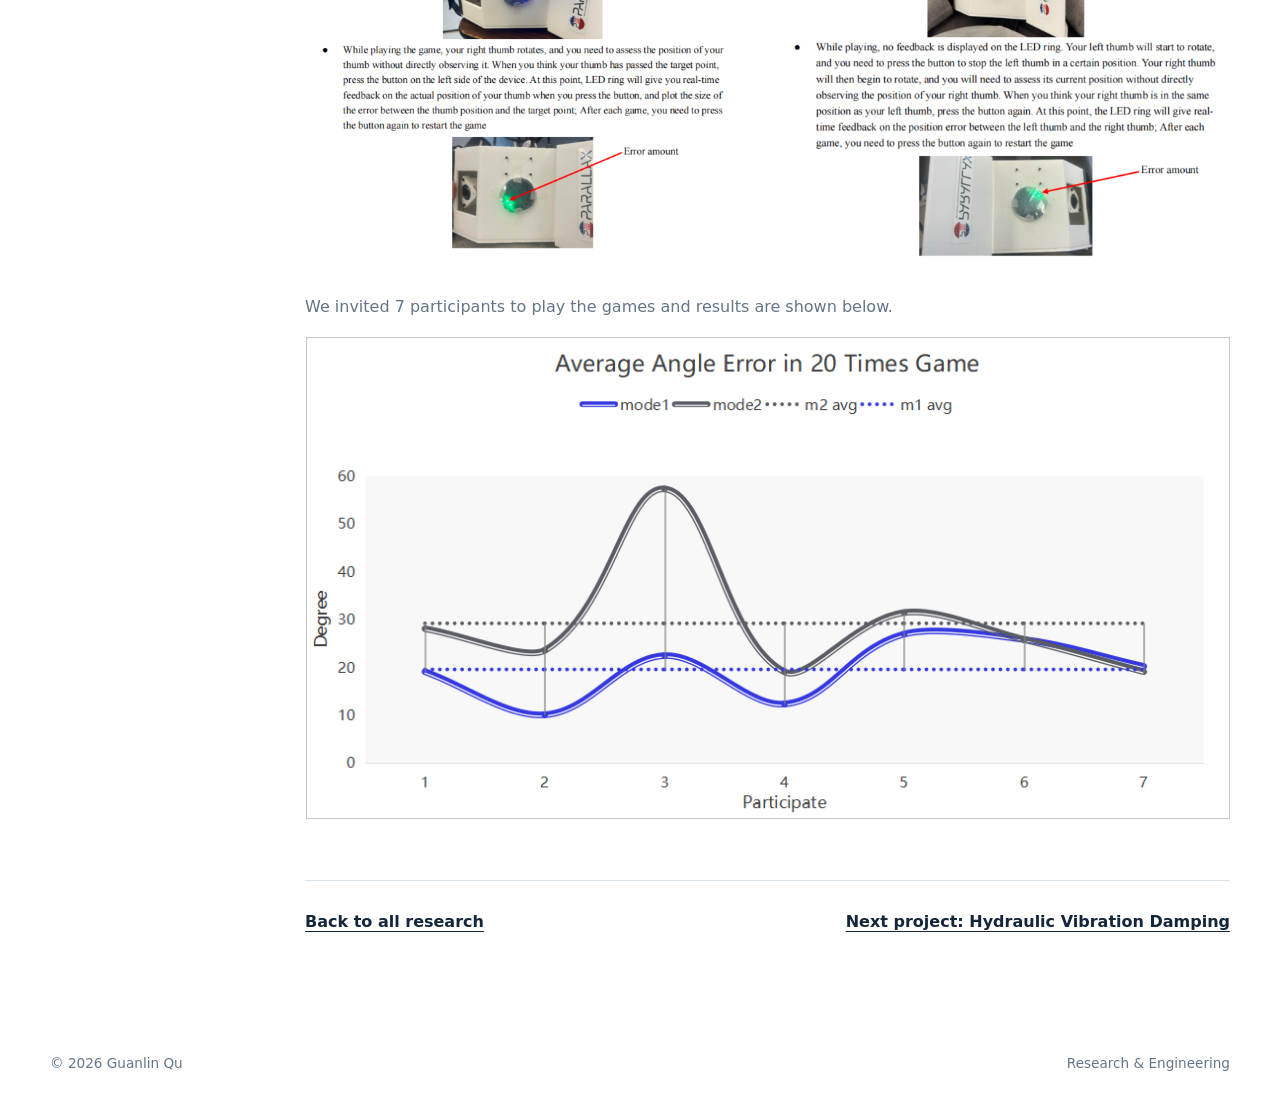
<file: thumb-rehabilitation.html>
<!doctype html>
<html lang="en">
<head>
  <meta charset="utf-8">
  <meta name="viewport" content="width=device-width, initial-scale=1">
  <meta name="description" content="Co-designed a portable rehabilitation device and game interface to help stroke patients practice guided thumb movement.">
  <title>Thumb Rehabilitation Robot | Guanlin Qu</title>
  <link rel="stylesheet" href="styles.css">
  <link rel="stylesheet" href="projects.css">
</head>
<body>
  <header class="topbar">
    <a class="mark" href="index.html" aria-label="Guanlin Qu home">GQ</a>
    <nav aria-label="Main navigation"><a href="index.html#research">Research</a><a href="index.html#coursework">Coursework</a><a href="index.html#media">Media</a><a href="index.html#contact">Contact</a></nav>
    <a class="cv-link" href="Guanlin_Qu_CV.pdf" target="_blank" rel="noopener">View CV</a>
  </header>
  <main class="shell">
    <div class="project-breadcrumb"><a href="index.html#research">Research experience</a> / Thumb Rehabilitation Robot</div>
    <header class="detail-header">
      <p class="eyebrow">Research project</p>
      <h1>Thumb Rehabilitation Robot</h1>
      <p class="detail-summary">Co-designed a portable rehabilitation device and game interface to help stroke patients practice guided thumb movement.</p>
      <div class="detail-meta"><span>October 2024 – March 2025</span><span>University of California, Irvine</span><span>Research team member</span></div>
      <div class="chips"><span>Biomedical robotics</span><span>Rehabilitation</span><span>Arduino</span><span>Device design</span></div>
    </header>
    <div class="detail-layout">
      <nav class="detail-toc" aria-label="On this page"><p>On this page</p><a href="#overview">Overview</a></nav>
      <div>
        <section class="detail-section" id="overview">
          <h2>Project overview</h2>
          <p>Our team designed a handheld portable thumb rehabilitation robotic device for stroke patients. The device helps users improve thumb mobility by playing simple interactive games.</p>
          <div style="display: grid; grid-template-columns: repeat(2, minmax(0, 1fr)); gap: 20px; margin: 24px 0;">
            <a href="thumb-device-in-use.jpg" target="_blank" rel="noopener"><img src="thumb-device-in-use.jpg" alt="Thumb rehabilitation device being used" loading="lazy" style="display: block; width: 100%; height: auto; aspect-ratio: 4 / 3; object-fit: contain; background: #f1f5f7; border-radius: 8px;"></a>
            <a href="thumb-device-front.png" target="_blank" rel="noopener"><img src="thumb-device-front.png" alt="Front view of the portable thumb rehabilitation device" loading="lazy" style="display: block; width: 100%; height: auto; aspect-ratio: 4 / 3; object-fit: contain; background: #f1f5f7; border-radius: 8px;"></a>
            <a href="thumb-device-rear.png" target="_blank" rel="noopener"><img src="thumb-device-rear.png" alt="Rear view of the portable thumb rehabilitation device" loading="lazy" style="display: block; width: 100%; height: auto; aspect-ratio: 4 / 3; object-fit: contain; background: #f1f5f7; border-radius: 8px;"></a>
            <a href="thumb-device-top.png" target="_blank" rel="noopener" style="display: block; position: relative; aspect-ratio: 4 / 3; overflow: hidden; background: #f1f5f7; border-radius: 8px;"><img src="thumb-device-top.png" alt="Top controls of the portable thumb rehabilitation device, shown horizontally" loading="lazy" style="display: block; position: absolute; left: 50%; top: 50%; width: 75%; height: 133.333333%; max-width: none; object-fit: contain; transform: translate(-50%, -50%) rotate(-90deg);"></a>
          </div>

          <div style="display: grid; grid-template-columns: repeat(2, minmax(0, 1fr)); gap: 24px; margin-top: 32px; align-items: start;">
            <div style="min-width: 0;">
              <h3 style="font-size: 1.2rem; line-height: 1.4; margin: 0 0 16px;">Game mode 1 : Circle jump game:</h3>
              <a href="thumb-circle-jump.png" target="_blank" rel="noopener"><img src="thumb-circle-jump.png" alt="Circle jump game instructions and LED feedback" loading="lazy" style="display: block; width: 100%; height: auto;"></a>
            </div>
            <div style="min-width: 0;">
              <h3 style="font-size: 1.2rem; line-height: 1.4; margin: 0 0 16px;">Game mode2: FindYourthumb:</h3>
              <a href="thumb-find-your-thumb.png" target="_blank" rel="noopener"><img src="thumb-find-your-thumb.png" alt="FindYourthumb game instructions and position error feedback" loading="lazy" style="display: block; width: 100%; height: auto;"></a>
            </div>
          </div>
          <p style="margin-top: 32px;">We invited 7 participants to play the games and results are shown below.</p>
          <a href="thumb-participant-results.png" target="_blank" rel="noopener"><img src="thumb-participant-results.png" alt="Average angular error for seven participants in the two game modes" loading="lazy" style="display: block; width: 100%; height: auto;"></a>
        </section>
        <div class="detail-footer"><a href="index.html#research">Back to all research</a><a href="hydraulic-vibration-damping.html">Next project: Hydraulic Vibration Damping</a></div>
      </div>
    </div>
  </main>
  <footer class="shell"><span>© 2026 Guanlin Qu</span><span>Research &amp; Engineering</span></footer>
</body>
</html>
</file>
<file: styles.css>
:root{--navy:#0b1f36;--navy2:#102b49;--cyan:#35c6c8;--blue:#2e78a0;--paper:#f4f7f9;--white:#fff;--ink:#14263a;--muted:#647587;--line:#d9e2e8;--shell:1180px}*{box-sizing:border-box}html{scroll-behavior:smooth}body{margin:0;color:var(--ink);background:var(--white);font:16px/1.65 Inter,ui-sans-serif,system-ui,-apple-system,"Segoe UI",sans-serif}img{display:block;max-width:100%}a{color:inherit}.shell{width:min(var(--shell),calc(100% - 48px));margin-inline:auto}.topbar{height:78px;display:flex;align-items:center;gap:28px;padding:0 max(24px,calc((100vw - var(--shell))/2));border-bottom:1px solid var(--line);background:rgba(255,255,255,.94);backdrop-filter:blur(12px);position:sticky;top:0;z-index:20}.mark{display:grid;place-items:center;width:42px;height:42px;border-radius:50%;background:var(--navy);color:#fff;text-decoration:none;font-weight:850;letter-spacing:-.04em}.topbar nav{display:flex;gap:26px;margin-left:auto}.topbar nav a,.cv-link{text-decoration:none;font-weight:700;font-size:.9rem}.cv-link{padding:10px 15px;border:1px solid var(--navy);border-radius:5px}.hero{display:grid;grid-template-columns:1.4fr .8fr;gap:72px;align-items:center;min-height:690px;padding-block:90px}.eyebrow{text-transform:uppercase;letter-spacing:.15em;font-size:.76rem;font-weight:850;color:#187d8f;margin:0 0 18px}.hero h1{font-size:clamp(3.3rem,7vw,6.7rem);line-height:.98;letter-spacing:-.06em;margin:0 0 30px;max-width:900px}.lead{font-size:1.24rem;color:#506276;max-width:760px}.hero-actions{display:flex;gap:12px;margin-top:32px}.button{min-height:50px;display:inline-flex;align-items:center;justify-content:center;padding:0 22px;border-radius:5px;text-decoration:none;font-weight:800}.primary{background:var(--navy);color:#fff}.ghost{border:1px solid var(--navy)}.hero-panel{background:var(--navy);color:#fff;padding:38px;box-shadow:20px 20px 0 #dcecef}.panel-label{color:#79dfda;font-size:.78rem;text-transform:uppercase;letter-spacing:.14em;font-weight:800}.hero-panel h2{font-size:2rem;line-height:1.13;margin:15px 0 30px}.signal{height:115px;position:relative;border-block:1px solid rgba(255,255,255,.15);display:flex;align-items:center;justify-content:space-around}.signal span{width:54px;height:54px;border:2px solid #52cbc7;border-radius:50%;position:relative}.signal span:after{content:"";position:absolute;inset:15px;border-radius:50%;background:#52cbc7}.signal i{position:absolute;left:10%;right:10%;top:50%;height:1px;background:#52cbc7;opacity:.5}.hero-panel dl{margin:26px 0 0}.hero-panel dl>div{display:grid;grid-template-columns:86px 1fr;padding:10px 0;border-bottom:1px solid rgba(255,255,255,.12)}dt{color:#8fa7bb;font-size:.82rem}dd{margin:0;font-weight:650}.snapshot{background:var(--paper);border-block:1px solid var(--line)}.stat-grid{display:grid;grid-template-columns:repeat(4,1fr)}.stat-grid div{padding:30px;border-right:1px solid var(--line)}.stat-grid div:first-child{border-left:1px solid var(--line)}.stat-grid strong{display:block;font-size:2rem;letter-spacing:-.04em}.stat-grid span{color:var(--muted);font-size:.88rem}.section{padding-block:115px}.section-heading{display:grid;grid-template-columns:1.5fr .7fr;gap:70px;align-items:end;margin-bottom:55px}.section-heading h2,.path-grid h2,.contact h2{font-size:clamp(2.5rem,4.5vw,4.2rem);line-height:1.04;letter-spacing:-.045em;margin:0}.section-heading>p{color:var(--muted);margin:0}.research-feature{display:grid;grid-template-columns:1.06fr .94fr;background:var(--paper);border:1px solid var(--line);margin-bottom:24px}.feature-media{position:relative;min-height:520px;overflow:hidden}.feature-media img{width:100%;height:100%;object-fit:cover}.media-trigger{position:absolute;inset:auto 28px 28px 28px;background:rgba(11,31,54,.94);color:#fff;border:0;padding:17px 20px;text-align:left;font-weight:800;cursor:pointer}.media-trigger:before{content:"▶";display:inline-grid;place-items:center;width:32px;height:32px;border-radius:50%;margin-right:12px;background:var(--cyan);color:var(--navy)}.feature-copy{padding:52px}.project-meta{font-size:.76rem;letter-spacing:.1em;text-transform:uppercase;color:#268a95;font-weight:800}.feature-copy h3,.research-card h3{font-size:2rem;margin:10px 0 18px;line-height:1.1}.feature-copy>p:not(.project-meta),.research-card p:not(.project-meta){color:var(--muted)}.check-list{padding:0;list-style:none;margin:28px 0}.check-list li{padding:9px 0 9px 28px;border-top:1px solid var(--line);position:relative}.check-list li:before{content:"";position:absolute;left:2px;top:18px;width:9px;height:9px;border-radius:50%;background:var(--cyan)}.chips{display:flex;flex-wrap:wrap;gap:8px}.chips span{border:1px solid #bdd0da;border-radius:999px;padding:5px 10px;font-size:.78rem;font-weight:700}.research-grid{display:grid;grid-template-columns:repeat(3,1fr);gap:24px}.research-card{border:1px solid var(--line);background:#fff}.research-card img{aspect-ratio:16/10;width:100%;object-fit:cover;border-bottom:1px solid var(--line)}.research-card>div{padding:28px}.research-card h3{font-size:1.45rem}.course-section{background:var(--navy);color:#fff}.light-heading .eyebrow{color:#62d5cf}.light-heading>p{color:#aabccc}.filter-row{display:flex;flex-wrap:wrap;gap:10px;margin-bottom:32px}.filter{border:1px solid rgba(255,255,255,.25);background:transparent;color:#d9e4ed;padding:10px 14px;border-radius:999px;cursor:pointer;font:inherit;font-weight:700}.filter.active{background:var(--cyan);border-color:var(--cyan);color:var(--navy)}.course-grid{display:grid;grid-template-columns:repeat(4,1fr);border-top:1px solid rgba(255,255,255,.16);border-left:1px solid rgba(255,255,255,.16)}.course-card{padding:28px;min-height:245px;border-right:1px solid rgba(255,255,255,.16);border-bottom:1px solid rgba(255,255,255,.16);transition:opacity .2s,transform .2s}.course-card.hidden{display:none}.course-card p{color:#62d5cf;font-size:.76rem;letter-spacing:.1em;text-transform:uppercase;font-weight:800}.course-card h3{font-size:1.25rem;line-height:1.2}.course-card span{color:#aabccc;font-size:.9rem}.gallery{display:grid;grid-template-columns:1.4fr 1fr;gap:22px}.gallery figure{margin:0;background:var(--paper);border:1px solid var(--line)}.gallery-large{grid-row:span 2}.gallery img{width:100%;height:240px;object-fit:cover}.gallery-large img{height:535px}.gallery figcaption{padding:18px 20px}.gallery figcaption strong,.gallery figcaption span{display:block}.gallery figcaption span{color:var(--muted);font-size:.88rem}.path-section{background:var(--paper)}.path-grid{display:grid;grid-template-columns:.8fr 1.2fr;gap:80px}.timeline article{display:grid;grid-template-columns:115px 1fr;gap:25px;padding:25px 0;border-top:1px solid var(--line)}.timeline time{color:#278994;font-weight:800}.timeline h3{font-size:1.3rem;margin:0 0 7px}.timeline p{margin:0;color:var(--muted)}.contact{background:linear-gradient(135deg,#166780,var(--navy));color:#fff;padding-block:100px}.contact .eyebrow{color:#79dfda}.contact-inner{display:grid;grid-template-columns:1.4fr .6fr;gap:70px;align-items:end}.contact-links{display:flex;flex-direction:column;align-items:flex-start;gap:10px}.contact-links a{font-weight:800;text-underline-offset:4px}footer{display:flex;justify-content:space-between;padding-block:32px;color:var(--muted);font-size:.85rem}.video-modal{border:0;padding:0;max-width:780px;width:calc(100% - 36px);background:var(--navy);color:#fff;box-shadow:0 30px 80px rgba(0,0,0,.35)}.video-modal::backdrop{background:rgba(4,16,28,.78)}.modal-close{position:absolute;right:18px;top:18px;background:#fff;border:0;border-radius:4px;padding:8px 12px;font-weight:800;cursor:pointer}.video-placeholder{min-height:440px;display:grid;place-content:center;text-align:center;padding:50px;background:radial-gradient(circle at 50% 35%,#1f6474,transparent 45%)}.video-placeholder span{color:#79dfda;text-transform:uppercase;letter-spacing:.14em;font-size:.75rem;font-weight:800}.video-placeholder strong{font-size:1.4rem;margin:15px 0}.video-placeholder code{color:#79dfda}.video-placeholder p{color:#aabccc}@media(max-width:900px){.topbar nav{display:none}.cv-link{margin-left:auto}.hero,.section-heading,.research-feature,.path-grid,.contact-inner{grid-template-columns:1fr}.hero{padding-block:65px;gap:42px}.hero-panel{max-width:600px}.stat-grid,.course-grid{grid-template-columns:repeat(2,1fr)}.research-grid{grid-template-columns:1fr}.research-card{display:grid;grid-template-columns:.75fr 1.25fr}.feature-media{min-height:400px}.gallery{grid-template-columns:1fr 1fr}.gallery-large{grid-column:span 2;grid-row:auto}.gallery-large img{height:420px}}@media(max-width:600px){.shell{width:min(100% - 32px,var(--shell))}.hero h1{font-size:3.2rem}.hero-actions{flex-direction:column}.button{width:100%}.stat-grid{grid-template-columns:1fr 1fr}.stat-grid div{padding:20px}.section{padding-block:80px}.section-heading{gap:25px}.feature-copy{padding:28px}.course-grid{grid-template-columns:1fr}.research-card{display:block}.gallery{grid-template-columns:1fr}.gallery-large{grid-column:auto}.gallery img,.gallery-large img{height:260px}.timeline article{grid-template-columns:1fr;gap:6px}footer{display:block}footer span{display:block;margin:4px 0}}
</file>
<file: projects.css>
/* Research index and independent project pages. */
.project-thumbnail-grid{display:grid;grid-template-columns:repeat(2,minmax(0,1fr));gap:32px}
.project-thumbnail{border:1px solid var(--line);border-radius:10px;overflow:hidden;background:#fff;display:flex;flex-direction:column;transition:box-shadow .2s,transform .2s}
.project-thumbnail:hover{box-shadow:0 12px 30px #0b1f3612;transform:translateY(-3px)}
.thumbnail-image{display:block;background:var(--paper);border-bottom:1px solid var(--line)}
.thumbnail-image img{width:100%;aspect-ratio:16/10;object-fit:contain}
.thumbnail-content{padding:28px;display:flex;flex-direction:column;flex:1}
.thumbnail-content .project-meta{margin:0 0 12px;line-height:1.7}
.thumbnail-content h3{font-size:1.65rem;line-height:1.2;margin:0 0 16px;letter-spacing:-.025em}
.thumbnail-content h3 a{text-decoration:none}
.thumbnail-summary{color:var(--muted);margin:0 0 26px}
.explore-more{display:inline-flex;align-self:flex-start;align-items:center;justify-content:center;min-height:44px;margin-top:auto;padding:9px 18px;border:1px solid var(--navy);border-radius:5px;text-decoration:none;font-weight:750}
.explore-more:hover{background:var(--navy);color:white}
.sr-only{position:absolute;width:1px;height:1px;padding:0;margin:-1px;overflow:hidden;clip:rect(0,0,0,0);white-space:nowrap;border:0}
.project-breadcrumb{padding:30px 0 0;color:var(--muted);font-size:.9rem}
.project-breadcrumb a{text-underline-offset:4px}
.detail-header{padding:54px 0 50px;border-bottom:1px solid var(--line)}
.detail-header h1{font-size:clamp(2.1rem,5vw,3.8rem);line-height:1.07;letter-spacing:-.04em;max-width:950px;margin:12px 0 26px}
.detail-header .detail-summary{font-size:1.2rem;max-width:820px;color:var(--muted)}
.detail-meta{display:flex;gap:12px 26px;flex-wrap:wrap;margin:28px 0;font-size:.9rem}
.detail-meta span{border-left:2px solid var(--cyan);padding-left:12px}
.detail-layout{display:grid;grid-template-columns:190px minmax(0,1fr);gap:65px;padding:60px 0 85px}
.detail-toc{align-self:start;position:sticky;top:110px}
.detail-toc p{text-transform:uppercase;letter-spacing:.12em;font-size:.76rem;font-weight:800;color:var(--blue)}
.detail-toc a{display:block;padding:8px 0;text-decoration:none;color:var(--muted)}
.detail-toc a:hover{color:var(--ink)}
.detail-section{margin-bottom:60px;scroll-margin-top:110px}
.detail-section h2{font-size:1.9rem;line-height:1.2;letter-spacing:-.025em;margin:0 0 22px}
.detail-section>p{max-width:780px;color:var(--muted)}
.detail-section ul{padding-left:22px}
.detail-section li{margin:12px 0}
.project-figure{margin:0;background:var(--paper);border:1px solid var(--line);border-radius:8px;overflow:hidden}
.project-figure img{width:100%;max-height:480px;object-fit:contain}
.project-figure figcaption{border-top:1px solid var(--line);padding:16px 20px;color:var(--muted);font-size:.9rem}
.project-video{width:100%;aspect-ratio:16/9;display:block;background:var(--navy);object-fit:contain;border-radius:8px}
.video-empty{aspect-ratio:16/9;border:1px dashed #9ab7c3;border-radius:8px;background:var(--paper);display:flex;flex-direction:column;justify-content:center;align-items:center;text-align:center;padding:30px;color:var(--muted)}
.video-empty strong{font-size:1.3rem;color:var(--ink);margin-bottom:10px}
.detail-footer{display:flex;justify-content:space-between;gap:20px;flex-wrap:wrap;padding-top:28px;border-top:1px solid var(--line)}
.detail-footer a{text-underline-offset:4px;font-weight:700}
a:focus-visible{outline:3px solid var(--cyan);outline-offset:4px}
@media(max-width:780px){.project-thumbnail-grid{grid-template-columns:1fr}.detail-layout{grid-template-columns:1fr;gap:25px}.detail-toc{position:static;display:flex;gap:15px;flex-wrap:wrap;border-bottom:1px solid var(--line);padding-bottom:20px}.detail-toc p{width:100%;margin:0}.detail-toc a{font-size:.9rem}.detail-header{padding-top:35px}.thumbnail-content{padding:24px}}
@media(prefers-reduced-motion:reduce){.project-thumbnail{transition:none}.project-thumbnail:hover{transform:none}}
</file>
